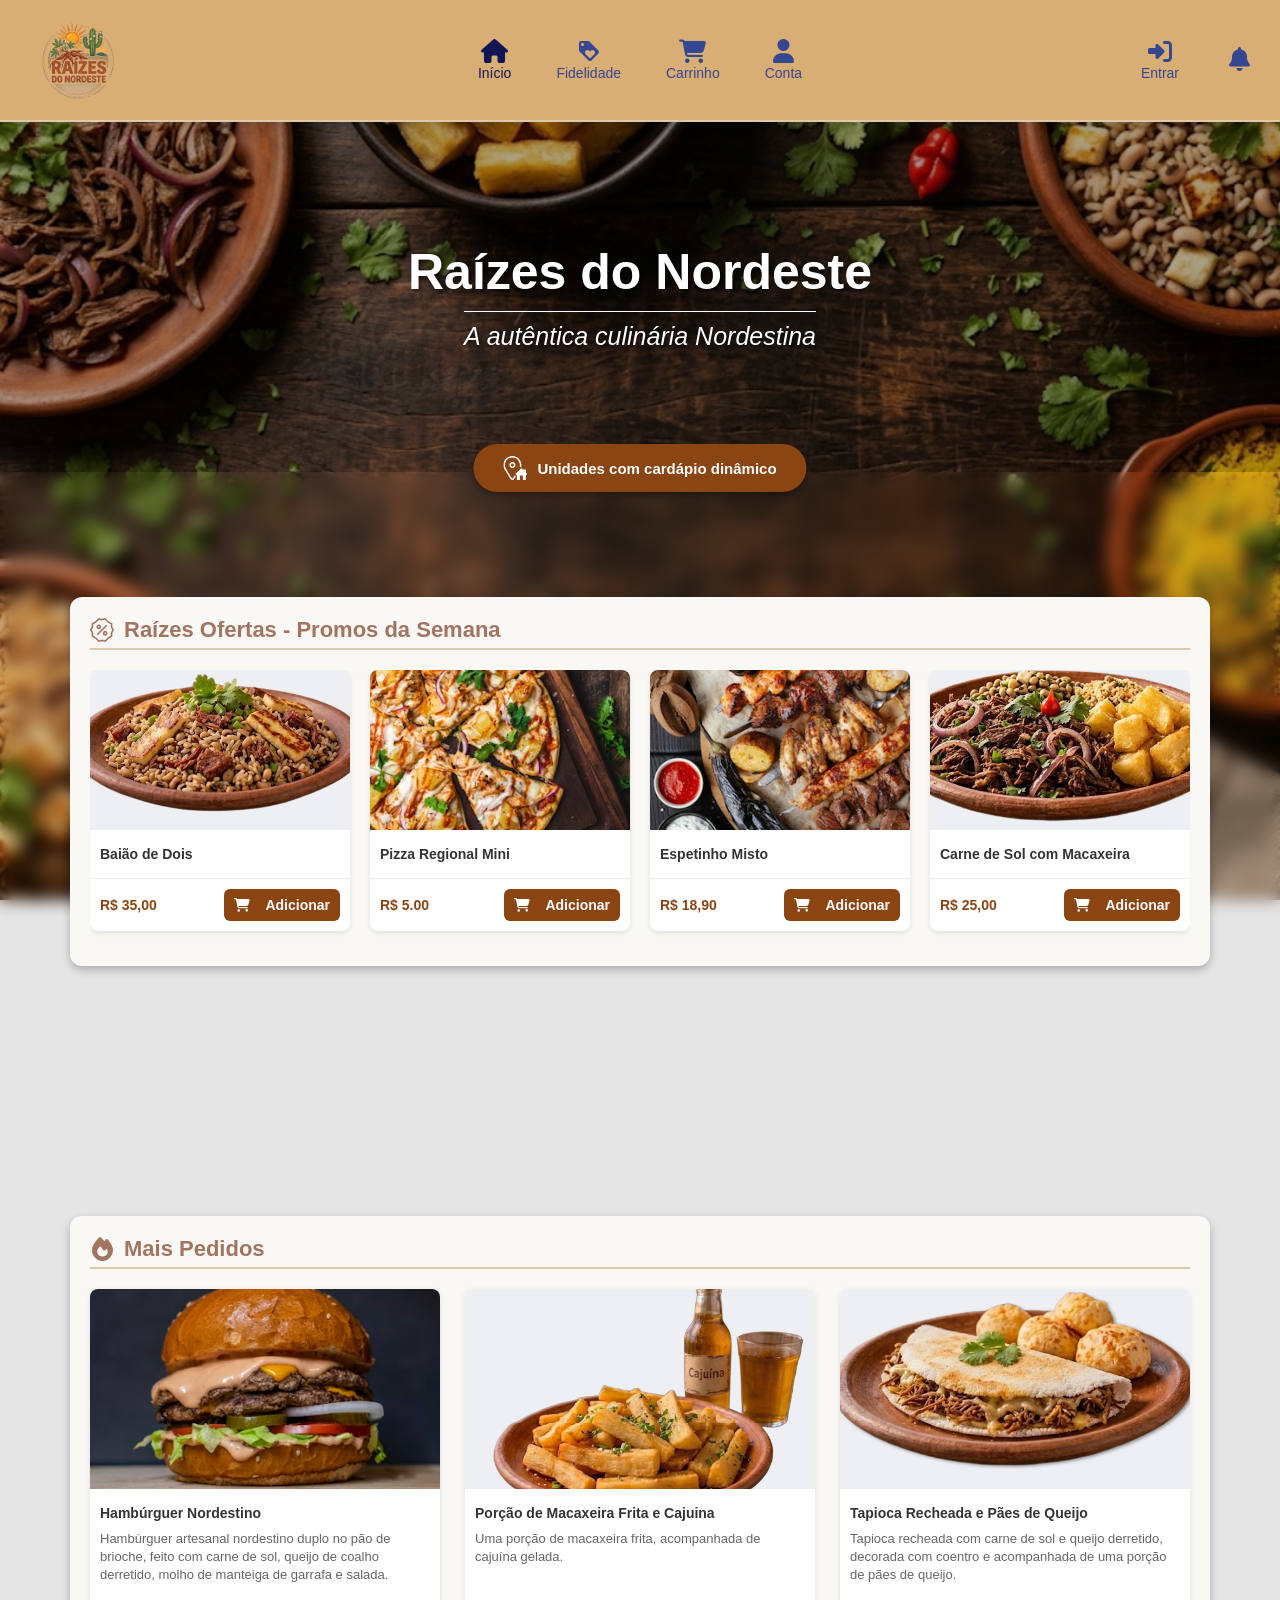
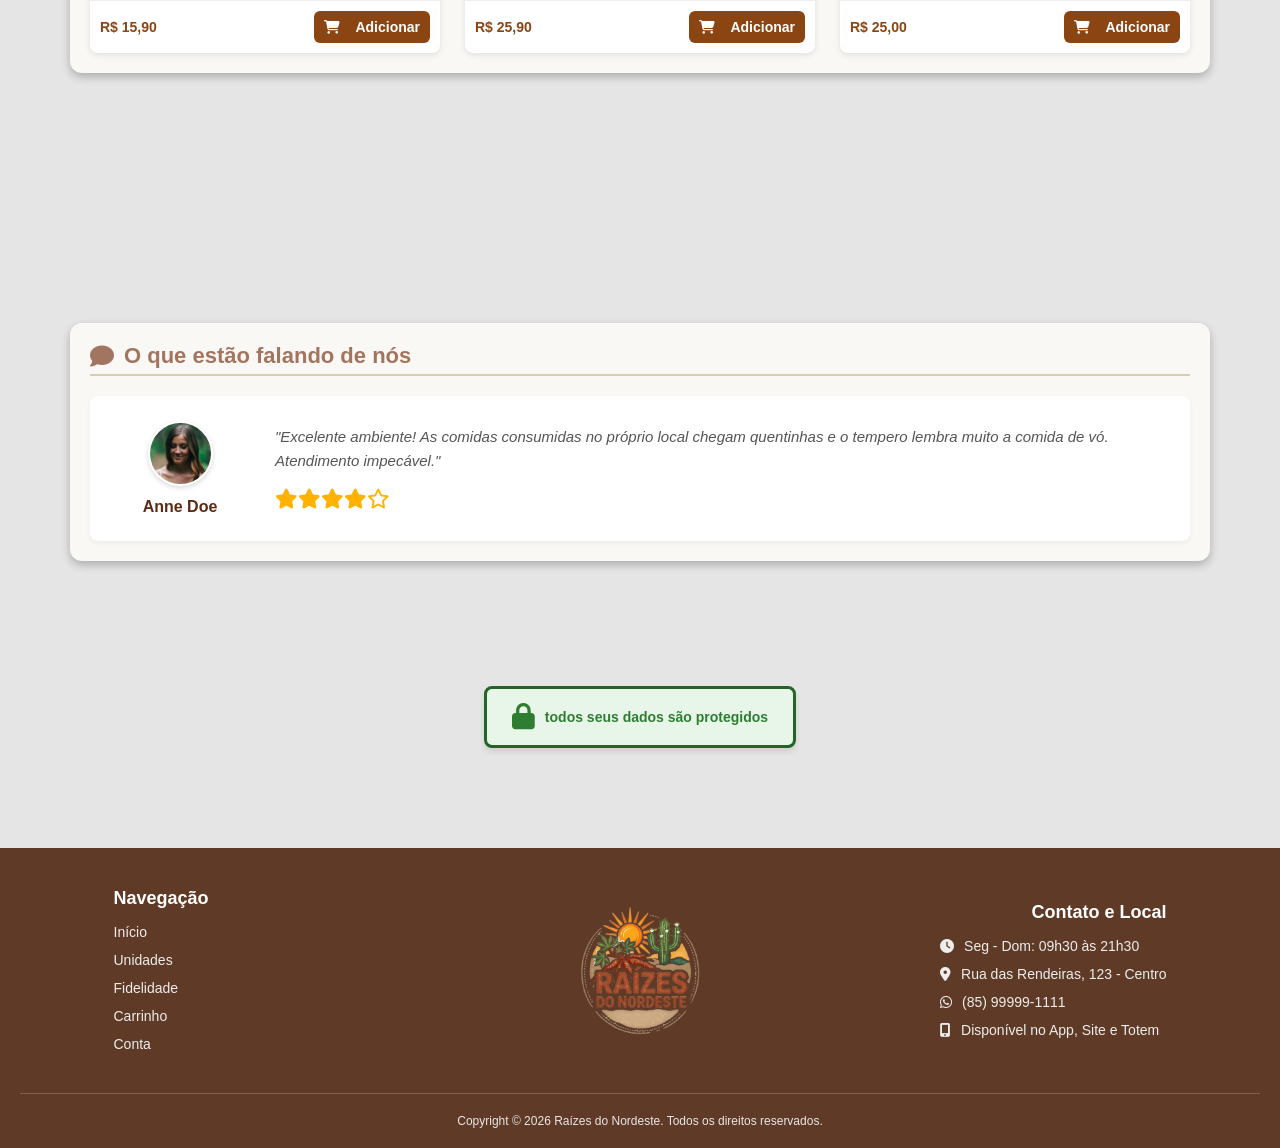
<file: index.html>
<!DOCTYPE html>
<html lang="pt-BR">

<head>
    <meta charset="UTF-8">
    <meta name="viewport" content="width=device-width, initial-scale=1.0">
    <title>Seja Bem vindo a Raízes do Nordeste - A autêntica culinária nordestina</title>
    <link rel="stylesheet" href="css/global.css">
    <link rel="stylesheet" href="css/header.css">
    <link rel="stylesheet" href="css/footer.css">
    <link rel="stylesheet" href="css/home.css">
    <link rel="stylesheet" href="https://cdnjs.cloudflare.com/ajax/libs/font-awesome/6.4.0/css/all.min.css">
</head>

<body>

    <div class="page-wrapper">

        <header class="header">
            <div class="header-left">
                <i id="hamburger-icon" class="fas fa-bars menu-icon" onclick="toggleMenu()"></i>
                <img src="img/logo-raizes-nordeste.png" alt="Raízes do Nordeste" class="logo-image">

            </div>

            <div class="header-center" id="mobile-menu">
                <div class="nav-item active" onclick="window.location.href='index.html'">
                    <i class="fas fa-home"></i>
                    <span>Início</span>
                </div>
                <div class="nav-item" onclick="window.location.href='fidelidade.html'">
                    <span class="custom-icon icon-fidelidade"></span>
                    <span>Fidelidade</span>
                </div>
                <div class="nav-item" onclick="window.location.href='carrinho.html'">
                    <i class="fas fa-shopping-cart"></i>
                    <span>Carrinho</span>
                </div>
                <div class="nav-item" onclick="window.location.href='conta.html'">
                    <i class="fas fa-user"></i>
                    <span>Conta</span>
                </div>
                <div class="nav-item mobile-only" onclick="window.location.href='login.html'">
                    <i class="fas fa-sign-in-alt"></i>
                    <span>Entrar</span>
                </div>
            </div>

            <div class="header-right">
                <div class="nav-item desktop-only entrar-btn" onclick="window.location.href='login.html'">
                    <i class="fas fa-sign-in-alt"></i>
                    <span>Entrar</span>
                </div>
                <div class="nav-item status-bell" id="bell-container"
                    style="position: relative; flex-direction: row; gap: 8px; justify-content: center; align-items: center;">
                    <div id="bell-icon-wrapper" style="position: relative;">
                        <i class="fas fa-bell"></i>
                        <span class="notification-dot" id="notif-dot" style="display: none;"></span>
                    </div>

                    <div class="status-dropdown" id="status-dropdown" style="display: none;">
                        <div class="dropdown-header">Status</div>
                        <div class="dropdown-body">
                            <strong
                                style="display: block; text-align: center; margin-bottom: 5px; font-size: 18px; color: #24326c;">Pedidos
                                Recebidos</strong>
                            <hr>
                            <div class="order-details">
                                <div class="detail-line"><strong>Pedido:</strong> <span>#173120</span></div>
                                <div class="detail-line"><strong>Pratos:</strong> <span id="status-pratos">0</span>
                                </div>

                                <div class="detail-line"><strong>Valor Total:</strong> <span id="status-total">R$
                                    0,00</span>
                                </div>
                                
                                <div class="detail-line" id="linha-pago" style="display: none;"><strong>Valor
                                    Pago:</strong> <span id="status-pago">R$ 0,00</span>
                                </div>
                                
                                <div class="detail-line" id="linha-troco" style="display: none;"><strong>Seu
                                    troco:</strong> <span id="status-troco">R$ 0,00</span>
                                </div>
                                <div class="detail-line"><strong>Retirado(a) por:</strong> <span
                                    id="status-nome">Cliente</span>
                                </div>
                            </div>

                            <hr>

                            <div class="order-progress" id="order-progress">
                                <i class="fas fa-fire" style="color: #f2a900;"></i>
                                <span style="font-weight: bold; color: #555;">Em preparo</span>
                            </div>
                        </div>
                    </div>
                </div>
            </div>
        </header>

        <section class="hero-section">
            <div class="hero-banner">
                <div class="hero-overlay"></div>
                <div class="hero-content">
                    <h1 class="hero-title">Raízes do Nordeste</h1>
                    <p class="hero-subtitle">A autêntica culinária Nordestina</p>
                </div>
            </div>
            <div class="location-wrapper">
                <button class="location-btn" onclick="window.location.href='unidade.html'">
                    <img src="img/icone-localizacao.svg" alt="Localização" class="custom-btn-icon">
                    Unidades com cardápio dinâmico
                </button>
            </div>
        </section>

        <div class="content-blur-backdrop">

            <div class="huge-spacer"></div>

            <main class="main-content">
                <section class="promos-section section-box">
                    <div class="section-title">
                        <span class="custom-icon icon-oferta"></span>
                        <h3>Raízes Ofertas - Promos da Semana</h3>
                    </div>
                    <div class="carousel-container">
                        <div class="carousel">
                            <div class="card">
                                <div class="card-img" style="background-image: url('img/baiao-de-dois.png');">
                                </div>
                                <div class="card-body">
                                    <span class="product-name">Baião de Dois</span>
                                </div>
                                <div class="card-footer">
                                    <span class="price">R$ 35,00</span>
                                    <button class="btn-text-add"
                                        onclick="adicionarPromoAoCarrinho('p1', 'Baião de Dois', 35.00, 'img/baiao-de-dois.png')">
                                        <i class="fas fa-shopping-cart"></i> Adicionar
                                    </button>
                                </div>
                            </div>

                            <div class="card">
                                <div class="card-img" style="background-image: url('img/pizza-regional-mini.jpg');">
                                </div>
                                <div class="card-body">
                                    <span class="product-name">Pizza Regional Mini</span>
                                </div>
                                <div class="card-footer">
                                    <span class="price">R$ 5.00</span>
                                    <button class="btn-text-add"
                                        onclick="adicionarPromoAoCarrinho('p2', 'Pizza Regional Mini', 5.00, 'img/pizza-regional-mini.jpg')">
                                        <i class="fas fa-shopping-cart"></i> Adicionar
                                    </button>
                                </div>
                            </div>

                            <div class="card">
                                <div class="card-img" style="background-image: url('img/espetinho-misto.jpg');">
                                </div>
                                <div class="card-body">
                                    <span class="product-name">Espetinho Misto</span>
                                </div>
                                <div class="card-footer">
                                    <span class="price">R$ 18,90</span>
                                    <button class="btn-text-add"
                                        onclick="adicionarPromoAoCarrinho('p3', 'Espetinho Misto', 18.90, 'img/espetinho-misto.jpg')">
                                        <i class="fas fa-shopping-cart"></i> Adicionar
                                    </button>
                                </div>
                            </div>

                            <div class="card">
                                <div class="card-img" style="background-image: url('img/carne-sol-macaxeira.png');">
                                </div>
                                <div class="card-body">
                                    <span class="product-name">Carne de Sol com Macaxeira</span>
                                </div>
                                <div class="card-footer">
                                    <span class="price">R$ 25,00</span>
                                    <button class="btn-text-add"
                                        onclick="adicionarPromoAoCarrinho('p4', 'Carne de Sol com Macaxeira', 25.00, 'img/carne-sol-macaxeira.png')">
                                        <i class="fas fa-shopping-cart"></i> Adicionar
                                    </button>
                                </div>
                            </div>

                            <div class="card">
                                <div class="card-img" style="background-image: url('img/cuscuz-nordestino.png');">
                                </div>
                                <div class="card-body">
                                    <span class="product-name">Cuscuz Nordestino</span>
                                </div>
                                <div class="card-footer">
                                    <span class="price">R$ 12,00</span>
                                    <button class="btn-text-add"
                                        onclick="adicionarPromoAoCarrinho('p5', 'Cuscuz Nordestino', 12.00, 'img/cuscuz-nordestino.png')">
                                        <i class="fas fa-shopping-cart"></i> Adicionar
                                    </button>
                                </div>
                            </div>
                        </div>
                    </div>
                </section>

                <div class="parallax-gap"></div>

                <section class="highlights-section section-box">
                    <div class="section-title">
                        <i class="fa-solid fa-fire"></i>
                        <h3>Mais Pedidos</h3>
                    </div>
                    <div class="grid-container">
                        <div class="card">
                            <div class="card-img" style="background-image: url('img/hamburguer-nordestino.jpg');">
                            </div>
                            <div class="card-body">
                                <span class="product-name">Hambúrguer Nordestino</span>
                                <p class="product-desc">Hambúrguer artesanal nordestino duplo no pão de brioche, feito
                                    com carne de sol, queijo de coalho derretido, molho de manteiga de garrafa e salada.
                                </p>
                            </div>
                            <div class="card-footer">
                                <span class="price">R$ 15,90</span>
                                <button class="btn-text-add"
                                    onclick="adicionarNormalAoCarrinho('m1', 'Hambúrguer Nordestino', 15.90, 'img/hamburguer-nordestino.jpg')">
                                    <i class="fas fa-shopping-cart"></i> Adicionar
                                </button>
                            </div>
                        </div>

                        <div class="card">
                            <div class="card-img" style="background-image: url('img/porcao-macaxeira.png');">
                            </div>
                            <div class="card-body">
                                <span class="product-name">Porção de Macaxeira Frita e Cajuina</span>
                                <p class="product-desc">Uma porção de macaxeira frita, acompanhada de cajuína gelada.
                                </p>
                            </div>
                            <div class="card-footer">
                                <span class="price">R$ 25,90</span>
                                <button class="btn-text-add"
                                    onclick="adicionarNormalAoCarrinho('m2', 'Porção de Macaxeira Frita e Cajuina', 25.90, 'img/porcao-macaxeira.png')">
                                    <i class="fas fa-shopping-cart"></i> Adicionar
                                </button>
                            </div>
                        </div>

                        <div class="card">
                            <div class="card-img"
                                style="background-image: url('img/tapioca-carne-e-pao-de-queijo.png');">
                            </div>
                            <div class="card-body">
                                <span class="product-name">Tapioca Recheada e Pães de Queijo</span>
                                <p class="product-desc">Tapioca recheada com carne de sol e queijo derretido, decorada
                                    com coentro e acompanhada de uma porção de pães de queijo.</p>
                            </div>
                            <div class="card-footer">
                                <span class="price">R$ 25,00</span>
                                <button class="btn-text-add"
                                    onclick="adicionarNormalAoCarrinho('m3', 'Tapioca Recheada e Pães de Queijo', 25.00, 'img/tapioca-carne-e-pao-de-queijo.png')">
                                    <i class="fas fa-shopping-cart"></i> Adicionar
                                </button>
                            </div>
                        </div>
                    </div>
                </section>

                <div class="parallax-gap"></div>

                <section class="review-section section-box">
                    <div class="section-title">
                        <i class="fa-solid fa-comment"></i>
                        <h3>O que estão falando de nós</h3>
                    </div>

                    <div class="review-content" id="review-container">

                        <div class="user-profile">
                            <img src="img/cliente-anne.jpg" alt="Foto de Anne Doe" class="user-avatar"
                                id="review-avatar">
                            <h4 id="review-name">Anne Doe</h4>
                        </div>

                        <div class="user-text">
                            <p id="review-text">"Excelente ambiente! As comidas consumidas no próprio local chegam
                                quentinhas e o tempero lembra muito a comida de vó. Atendimento impecável."</p>
                            <div class="review-stars" id="review-stars">
                                <i class="fas fa-star"></i><i class="fas fa-star"></i><i class="fas fa-star"></i><i
                                    class="fas fa-star"></i><i class="far fa-star"></i>
                            </div>
                        </div>

                    </div>
                </section>

                <section class="lgpd-section">
                    <div class="lgpd-badge">
                        <i class="fas fa-lock"></i>
                        <span>todos seus dados são protegidos</span>
                    </div>
                </section>
            </main>

            <footer class="footer">
                <div class="footer-container">
                    <div class="footer-col-left footer-nav">
                        <h4>Navegação</h4>
                        <ul>
                            <li><a href="index.html">Início</a></li>
                            <li><a href="unidade.html">Unidades</a></li>
                            <li><a href="fidelidade.html">Fidelidade</a></li>
                            <li><a href="carrinho.html">Carrinho</a></li>
                            <li><a href="conta.html">Conta</a></li>
                        </ul>
                    </div>

                    <div class="footer-col-center footer-brand">
                        <img src="img/logo-raizes-nordeste.png" alt="Raízes do Nordeste" class="footer-logo-image">
                    </div>

                    <div class="footer-col-right footer-contact">
                        <h4>Contato e Local</h4>
                        <ul>
                            <li><i class="fas fa-clock"></i> Seg - Dom: 09h30 às 21h30</li>
                            <li><i class="fas fa-map-marker-alt"></i> Rua das Rendeiras, 123 - Centro</li>
                            <li><i class="fab fa-whatsapp"></i> (85) 99999-1111</li>
                            <li><i class="fas fa-mobile-alt"></i> Disponível no App, Site e Totem</li>
                        </ul>
                    </div>
                </div>

                <div class="footer-bottom">
                    <p>Copyright &copy; 2026 Raízes do Nordeste. Todos os direitos reservados.</p>
                </div>
            </footer>
        </div>
    </div>

    <script src="js/header.js"></script>
    <script src="js/home.js"></script>
</body>

</html>
</file>
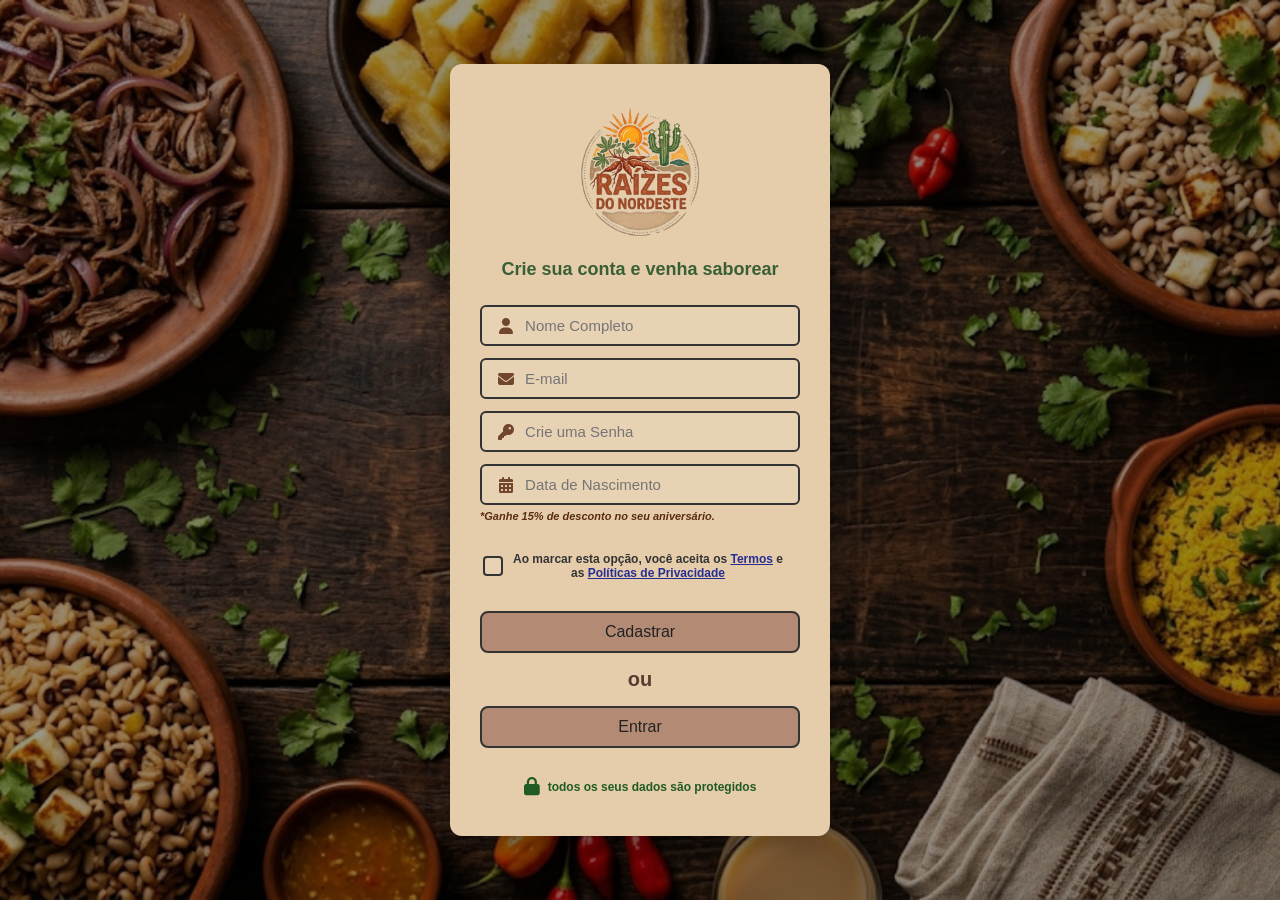
<file: cadastrar.html>
<!DOCTYPE html>
<html lang="pt-BR">

<head>
    <meta charset="UTF-8">
    <meta name="viewport" content="width=device-width, initial-scale=1.0">
    <title>Raízes do Nordeste - Cadastrar</title>
    <link rel="stylesheet" href="css/global.css">
    <link rel="stylesheet" href="css/cadastrar.css">
    <link rel="stylesheet" href="https://cdnjs.cloudflare.com/ajax/libs/font-awesome/6.4.0/css/all.min.css">
</head>

<body class="cadastrar-body">

    <div class="cadastrar-wrapper">
        <div class="cadastrar-card">

            <img src="img/logo-raizes-nordeste.png" alt="Raízes do Nordeste" class="cadastrar-logo">
            <h2 class="welcome-text">Crie sua conta e venha saborear</h2>

            <form onsubmit="simularCadastro(event)">

                <div class="input-group">
                    <i class="fas fa-user"></i>
                    <input type="text" id="nome-cadastro" placeholder="Nome Completo" maxlength="60" required>
                </div>

                <div class="input-group">
                    <i class="fas fa-envelope"></i>
                    <input type="email" id="email-cadastro" placeholder="E-mail" maxlength="80" required>
                </div>

                <div class="input-group">
                    <i class="fas fa-key"></i>
                    <input type="password" id="senha-cadastro" placeholder="Crie uma Senha" minlength="8" maxlength="64"
                        required>
                </div>

                <div class="input-group">
                    <i class="fas fa-calendar-alt"></i>
                    <input type="text" id="data-cadastro" onfocus="prepararCalendario(this)" onblur="formatarDataBr(this)" placeholder="Data de Nascimento">
                </div>
                <p class="info-text">*Ganhe 15% de desconto no seu aniversário.</p>

                <div class="checkbox-group">
                    <input type="checkbox" id="terms" required>
                    <label for="terms">Ao marcar esta opção, você aceita os <a href="#">Termos</a> e as <a
                            href="#">Políticas de Privacidade</a></label>
                </div>

                <button type="submit" class="cadastrar-btn">Cadastrar</button>

                <div class="ou-text">ou</div>

                <button type="button" class="cadastrar-btn btn-secondary"
                    onclick="window.location.href='login.html'">Entrar</button>

            </form>

            <div class="cadastrar-lgpd">
                <i class="fas fa-lock"></i>
                <span>todos os seus dados são protegidos</span>
            </div>
        </div>
    </div>

    <script src="js/cadastrar.js"></script>
</body>

</html>
</file>
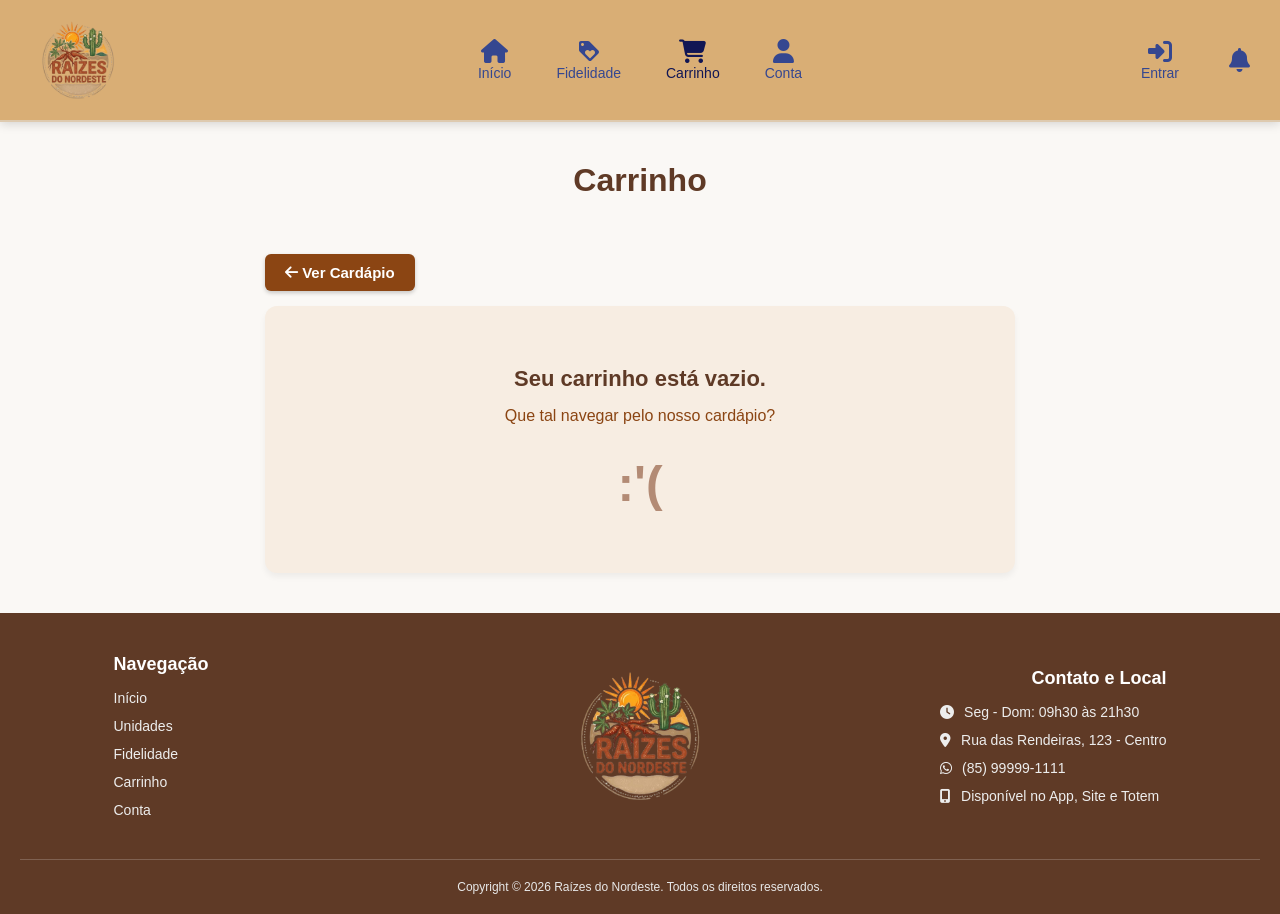
<file: carrinho.html>
<!DOCTYPE html>
<html lang="pt-BR">

<head>
    <meta charset="UTF-8">
    <meta name="viewport" content="width=device-width, initial-scale=1.0">
    <title>Raízes do Nordeste - Carrinho</title>
    <link rel="stylesheet" href="css/global.css">
    <link rel="stylesheet" href="css/header.css">
    <link rel="stylesheet" href="css/footer.css">
    <link rel="stylesheet" href="css/carrinho.css">
    <link rel="stylesheet" href="https://cdnjs.cloudflare.com/ajax/libs/font-awesome/6.4.0/css/all.min.css">
</head>

<body>

    <div class="page-wrapper">

        <header class="header">
            <div class="header-left">
                <i id="hamburger-icon" class="fas fa-bars menu-icon" onclick="toggleMenu()"></i>
                <img src="img/logo-raizes-nordeste.png" alt="Raízes do Nordeste" class="logo-image">

            </div>

            <div class="header-center" id="mobile-menu">
                <div class="nav-item" onclick="window.location.href='index.html'">
                    <i class="fas fa-home"></i>
                    <span>Início</span>
                </div>
                <div class="nav-item" onclick="window.location.href='fidelidade.html'">
                    <span class="custom-icon icon-fidelidade"></span>
                    <span>Fidelidade</span>
                </div>
                <div class="nav-item active" onclick="window.location.href='carrinho.html'">
                    <i class="fas fa-shopping-cart"></i>
                    <span>Carrinho</span>
                </div>
                <div class="nav-item" onclick="window.location.href='conta.html'">
                    <i class="fas fa-user"></i>
                    <span>Conta</span>
                </div>
                <div class="nav-item mobile-only" onclick="window.location.href='login.html'">
                    <i class="fas fa-sign-in-alt"></i>
                    <span>Entrar</span>
                </div>
            </div>

            <div class="header-right">
                <div class="nav-item desktop-only entrar-btn" onclick="window.location.href='login.html'">
                    <i class="fas fa-sign-in-alt"></i>
                    <span>Entrar</span>
                </div>
                <div class="nav-item status-bell">
                    <i class="fas fa-bell"></i>
                </div>
            </div>
        </header>

        <main class="cart-main-content">
            <div class="cart-container">

                <div class="cart-header">
                    <h2 class="cart-title">Carrinho</h2>
                    <button id="btn-limpar-voltar" class="clear-cart-btn">Limpar</button>
                </div>

                <div id="empty-cart-message"
                    style="display: none; text-align: center; background-color: #f7ede2; border-radius: 12px; padding: 40px;">
                    <h3 style="color: #5f3a26; margin-bottom: 10px;">Seu carrinho está vazio.</h3>
                    <p style="color: #8b4513; margin-bottom: 20px;">Que tal navegar pelo nosso cardápio?</p>
                    <span style="font-size: 40px; color: #b38b75;">:'(</span>
                </div>

                <h3 class="section-subtitle toggle-visibility">Resumo do pedido</h3>

                <div class="cart-items-list toggle-visibility">
                </div>

                <hr class="divider toggle-visibility">

                <div class="cart-coupon-section toggle-visibility">
                    <div class="coupon-input-group">
                        <input type="text" placeholder="ADICIONAR CUPOM">
                        <button class="apply-btn">Aplicar</button>
                    </div>
                    <span class="coupon-hint">*Cupom de aniversário aplicado 15%</span>
                </div>

                <div class="cart-coins-section toggle-visibility" id="coins-toggle-section" style="display: none;">
                    <div class="coins-info-wrapper">
                        <div class="coin-icon-circle">
                            <i class="fas fa-dollar-sign"></i>
                        </div>
                        <div class="coins-text">
                            <strong>Saldo CoinsRaízes</strong>
                            <span>*<span id="valor-saldo-disponivel">R$ 0,00</span> disponível</span>
                        </div>
                    </div>
                    <label class="switch-toggle">
                        <input type="checkbox" id="usar-coins-check" onchange="atualizarResumo()">
                        <span class="slider-toggle round"></span>
                    </label>
                </div>

                <hr class="divider toggle-visibility">

                <div class="cart-summary-section toggle-visibility">
                    <h3 class="section-subtitle">Resumo</h3>

                    <div class="summary-row">
                        <span>Sub Total</span>
                        <span>R$ 0,00</span>
                    </div>

                    <div class="summary-row frete-row" style="display: none">
                        <span>Frete</span>
                        <span>R$ 10,00</span>
                    </div>

                    <div class="summary-row discount-row" style="display: none;">
                        <span>*Cupom aplicado</span>
                        <span>- R$ 0,00</span>
                    </div>

                    <div class="summary-row discount-row" id="coins-discount-row"
                        style="display: none; color: #496d21;">
                        <span>*Saldo CoinsRaízes aplicado</span>
                        <span>- R$ 0,00</span>
                    </div>

                    <div class="summary-row total-row">
                        <span>Total</span>
                        <span>R$ 0,00</span>
                    </div>
                </div>

                <div class="coins-reward-box toggle-visibility">
                    <div class="coin-icon">
                        <i class="fas fa-dollar-sign"></i>
                    </div>
                    <span>Obtenha <b>R$ 4,25</b> em <b>CoinsRaízes</b> com essa compra.</span>
                </div>

                <hr class="divider toggle-visibility">

                <div class="cart-observation-section toggle-visibility">
                    <textarea placeholder="Observação para cozinha..." rows="3"></textarea>
                </div>

                <hr class="divider toggle-visibility">

                <div class="cart-delivery-section toggle-visibility">
                    <div class="delivery-toggle">
                        <button id="btn-retirar" class="toggle-btn active">Retirar</button>
                        <button id="btn-entregar" class="toggle-btn">Entregar</button>
                    </div>

                    <div class="delivery-info-box">
                        <div class="info-row">
                            <i class="fas fa-map-marker-alt icon-green"></i>
                            <div class="info-text" id="delivery-address-text">
                                <strong>Local de Retirada:</strong>
                                <p>Unidade Centro - Rua das Rendeiras, 123</p>
                            </div>
                        </div>
                        <div class="info-row">
                            <i class="far fa-clock icon-blue"></i>
                            <div class="info-text" id="delivery-time-text">
                                <p>Pronto em aprox. <strong>30 min</strong></p>
                            </div>
                        </div>
                    </div>
                </div>

                <hr class="divider toggle-visibility">

                <div class="cart-payment-section toggle-visibility">
                    <h3 class="section-subtitle">Método de Pagamento</h3>
                    <div class="payment-options">
                        <label class="radio-label">
                            <input type="radio" name="payment" value="pix">
                            <span class="radio-custom"></span>
                            PIX
                        </label>
                        <label class="radio-label">
                            <input type="radio" name="payment" value="cartao">
                            <span class="radio-custom"></span>
                            Cartão
                        </label>
                        <label class="radio-label">
                            <input type="radio" name="payment" value="dinheiro">
                            <span class="radio-custom"></span>
                            Dinheiro
                        </label>
                    </div>
                </div>

                <button class="checkout-main-btn toggle-visibility" onclick="verificarLoginEFinalizar()">Finalizar e
                    Pagar</button>

                <div class="security-badge toggle-visibility">
                    <i class="fas fa-lock"></i>
                    <div class="badge-text">
                        <span>Pagamento efetuado por meio de gateway externo.</span>
                        <span>Seus dados estão protegidos.</span>
                    </div>
                </div>

            </div>
        </main>

        <footer class="footer">
            <div class="footer-container">
                <div class="footer-col-left footer-nav">
                    <h4>Navegação</h4>
                    <ul>
                        <li><a href="index.html">Início</a></li>
                        <li><a href="unidade.html">Unidades</a></li>
                        <li><a href="fidelidade.html">Fidelidade</a></li>
                        <li><a href="carrinho.html">Carrinho</a></li>
                        <li><a href="conta.html">Conta</a></li>
                    </ul>
                </div>

                <div class="footer-col-center footer-brand">
                    <img src="img/logo-raizes-nordeste.png" alt="Raízes do Nordeste" class="footer-logo-image">
                </div>

                <div class="footer-col-right footer-contact">
                    <h4>Contato e Local</h4>
                    <ul>
                        <li><i class="fas fa-clock"></i> Seg - Dom: 09h30 às 21h30</li>
                        <li><i class="fas fa-map-marker-alt"></i> Rua das Rendeiras, 123 - Centro</li>
                        <li><i class="fab fa-whatsapp"></i>
                            (85) 99999-1111</li>
                        <li><i class="fas fa-mobile-alt"></i> Disponível no App, Site e Totem</li>
                    </ul>
                </div>
            </div>

            <div class="footer-bottom">
                <p>Copyright &copy; 2026 Raízes do Nordeste. Todos os direitos reservados.</p>
            </div>
        </footer>
    </div>

    <script src="js/header.js"></script>
    <script src="js/carrinho.js"></script>
</body>

</html>
</file>
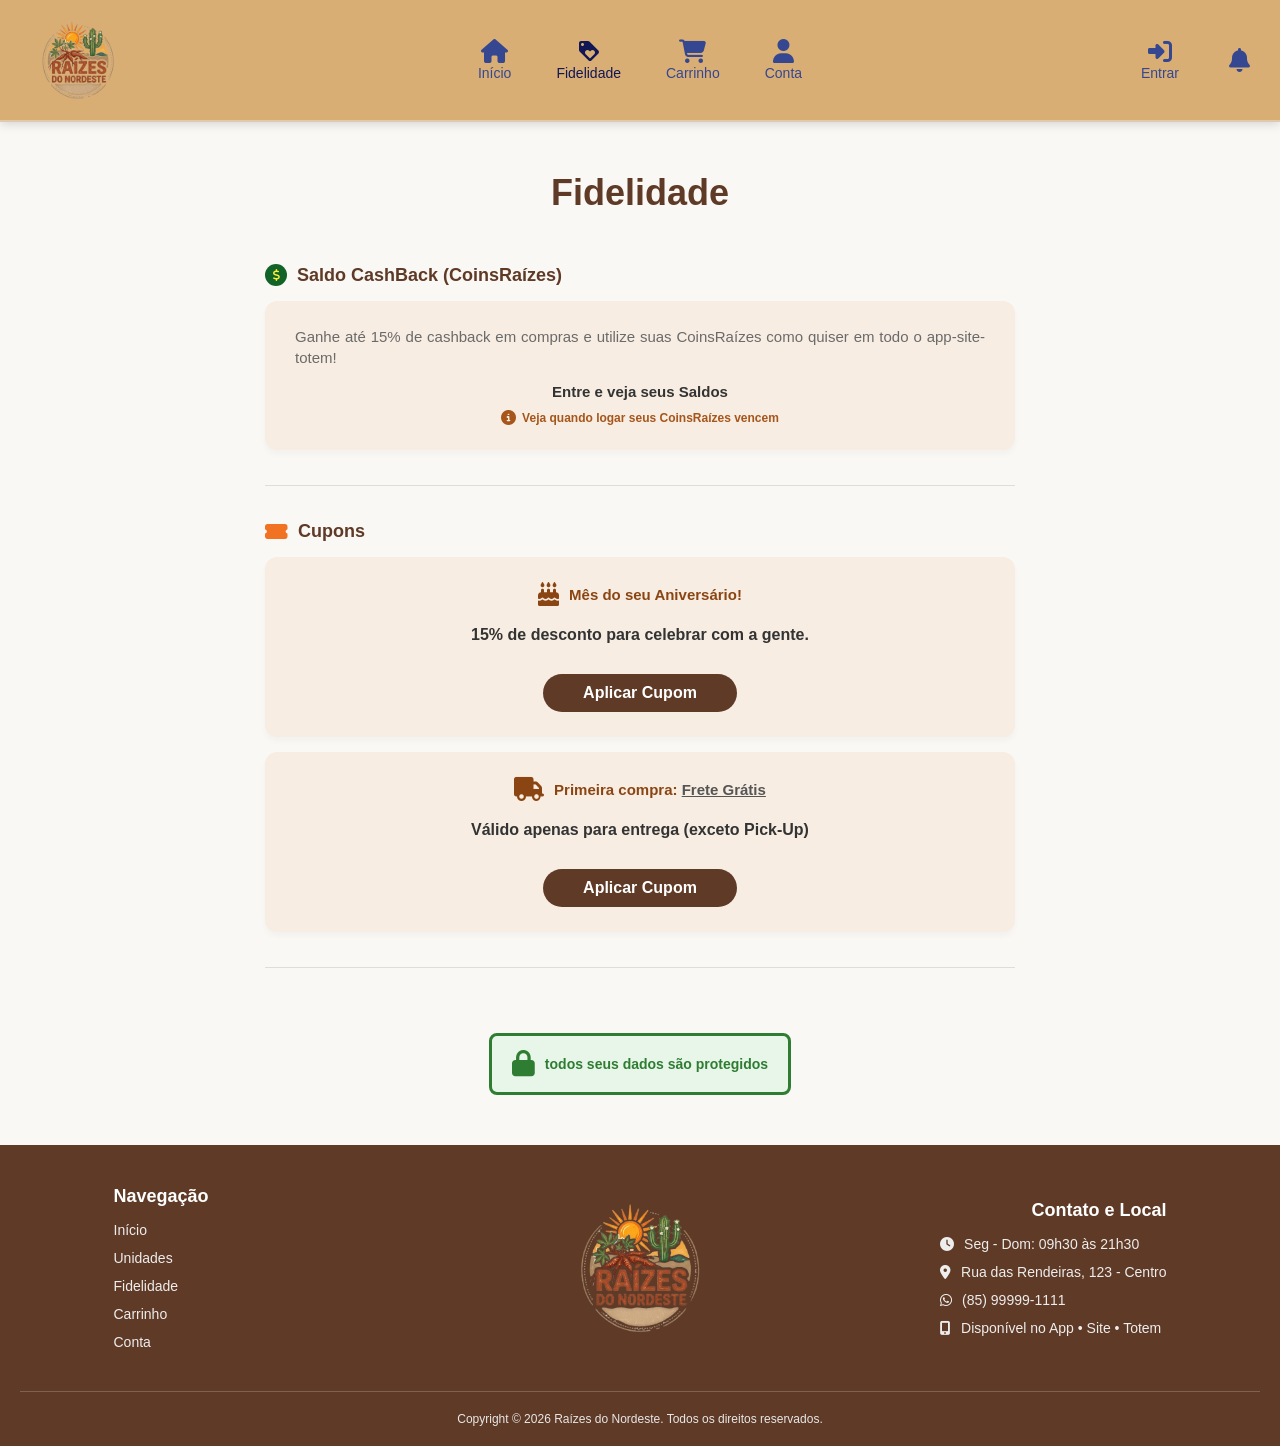
<file: fidelidade.html>
<!DOCTYPE html>
<html lang="pt-BR">

<head>
    <meta charset="UTF-8">
    <meta name="viewport" content="width=device-width, initial-scale=1.0">
    <title>Raízes do Nordeste - Programa de Fidelidade</title>
    <link rel="stylesheet" href="css/global.css">
    <link rel="stylesheet" href="css/header.css">
    <link rel="stylesheet" href="css/footer.css">
    <link rel="stylesheet" href="css/fidelidade.css">
    <link rel="stylesheet" href="https://cdnjs.cloudflare.com/ajax/libs/font-awesome/6.4.0/css/all.min.css">
</head>

<body>

    <div class="page-wrapper">

        <header class="header">
            <div class="header-left">
                <i id="hamburger-icon" class="fas fa-bars menu-icon" onclick="toggleMenu()"></i>
                <img src="img/logo-raizes-nordeste.png" alt="Raízes do Nordeste" class="logo-image">

            </div>

            <div class="header-center" id="mobile-menu">
                <div class="nav-item" onclick="window.location.href='index.html'">
                    <i class="fas fa-home"></i>
                    <span>Início</span>
                </div>
                <div class="nav-item active" onclick="window.location.href='fidelidade.html'">
                    <span class="custom-icon icon-fidelidade"></span>
                    <span>Fidelidade</span>
                </div>
                <div class="nav-item" onclick="window.location.href='carrinho.html'">
                    <i class="fas fa-shopping-cart"></i>
                    <span>Carrinho</span>
                </div>
                <div class="nav-item" onclick="window.location.href='conta.html'">
                    <i class="fas fa-user"></i>
                    <span>Conta</span>
                </div>
                <div class="nav-item mobile-only" onclick="window.location.href='login.html'">
                    <i class="fas fa-sign-in-alt"></i>
                    <span>Entrar</span>
                </div>
            </div>

            <div class="header-right">
                <div class="nav-item desktop-only entrar-btn" onclick="window.location.href='login.html'">
                    <i class="fas fa-sign-in-alt"></i>
                    <span>Entrar</span>
                </div>
                <div class="nav-item status-bell">
                    <i class="fas fa-bell"></i>
                </div>
            </div>
        </header>

        <main class="fidelidade-main-content">
            <div class="fidelidade-container">

                <h2 class="fidelidade-title">Fidelidade</h2>

                <div class="fidelidade-content-wrapper">

                    <div class="section-group">
                        <div class="section-header">
                            <div class="coin-icon-small">
                                <i class="fas fa-dollar-sign"></i>
                            </div>
                            <h3>Saldo CashBack (CoinsRaízes)</h3>
                        </div>

                        <div class="fidelidade-card">
                            <p class="text-gray">Ganhe até 15% de cashback em compras e utilize suas CoinsRaízes como
                                quiser em todo o app-site-totem!</p>

                            <div id="saldo-logado">
                                <p class="text-balance">Seu saldo atual é: <strong><span id="valor-saldo-fidelidade">R$
                                            0,00</span></strong> de
                                    <strong>CoinsRaízes</strong>.
                                </p>
                                <span class="text-expiration" id="aviso-validade"><i class="fas fa-info-circle"></i> Saldo válido até 31 de dezembro de<span id="ano-validade">2026</span></span>
                            </div>

                            <div id="saldo-deslogado">
                                <p class="text-balance">
                                    <strong>Entre e veja seus Saldos</strong>
                                </p>
                                <span class="text-expiration"><i class="fas fa-info-circle"></i>Veja quando logar seus
                                    CoinsRaízes vencem</span>
                            </div>
                        </div>

                    </div>

                    <hr class="divider">

                    <div class="section-group">
                        <div class="section-header">
                            <i class="fas fa-ticket-alt coupon-header-icon"></i>
                            <h3>Cupons</h3>
                        </div>

                        <div class="fidelidade-card card-center">
                            <div class="card-title-inline">
                                <i class="fas fa-birthday-cake"></i>
                                <h4>Mês do seu Aniversário!</h4>
                            </div>
                            <p class="text-highlight">15% de desconto para celebrar com a gente.</p>
                            <button class="btn-brown" onclick="aplicarCupomFidelidade('NIVERCOMRAIZES15OFF')">Aplicar
                                Cupom</button>
                        </div>

                        <div class="fidelidade-card card-center">
                            <div class="card-title-inline">
                                <i class="fas fa-truck"></i>
                                <h4>Primeira compra: <span class="text-underline">Frete Grátis</span></h4>
                            </div>
                            <p class="text-highlight">Válido apenas para entrega (exceto Pick-Up)</p>
                            <button class="btn-brown" onclick="aplicarCupomFidelidade('1COMPRANORAIZESFRETEGRATIS')">Aplicar
                                Cupom</button>
                        </div>
                    </div>

                    <hr class="divider">

                    <div class="security-badge">
                        <i class="fas fa-lock"></i>
                        <span>todos seus dados são protegidos</span>
                    </div>

                </div>
            </div>
        </main>

        <footer class="footer">
            <div class="footer-container">
                <div class="footer-col-left footer-nav">
                    <h4>Navegação</h4>
                    <ul>
                        <li><a href="index.html">Início</a></li>
                        <li><a href="unidade.html">Unidades</a></li>
                        <li><a href="fidelidade.html">Fidelidade</a></li>
                        <li><a href="carrinho.html">Carrinho</a></li>
                        <li><a href="conta.html">Conta</a></li>
                    </ul>
                </div>

                <div class="footer-col-center footer-brand">
                    <img src="img/logo-raizes-nordeste.png" alt="Raízes do Nordeste" class="footer-logo-image">
                </div>

                <div class="footer-col-right footer-contact">
                    <h4>Contato e Local</h4>
                    <ul>
                        <li><i class="fas fa-clock"></i> Seg - Dom: 09h30 às 21h30</li>
                        <li><i class="fas fa-map-marker-alt"></i> Rua das Rendeiras, 123 - Centro</li>
                        <li><i class="fab fa-whatsapp"></i> (85) 99999-1111</li>
                        <li><i class="fas fa-mobile-alt"></i> Disponível no App • Site • Totem</li>
                    </ul>
                </div>
            </div>

            <div class="footer-bottom">
                <p>Copyright &copy; 2026 Raízes do Nordeste. Todos os direitos reservados.</p>
            </div>
        </footer>

    </div>

    <script src="js/header.js"></script>
    <script src="js/fidelidade.js"></script>
</body>

</html>
</file>
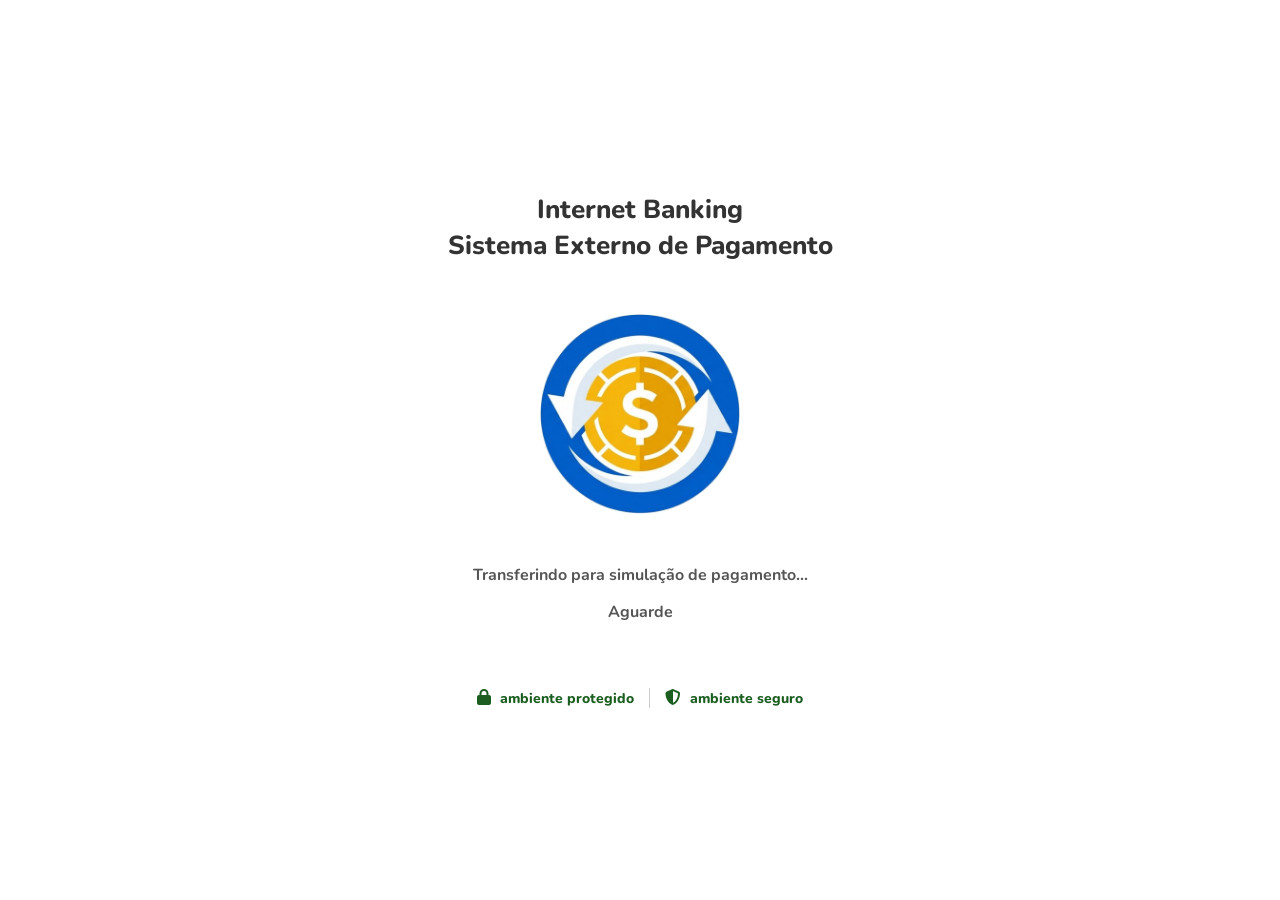
<file: loading.html>
<!DOCTYPE html>
<html lang="pt-BR">

<head>
    <meta charset="UTF-8">
    <meta name="viewport" content="width=device-width, initial-scale=1.0">
    <title>Carregando...Transferindo para Pagamento Externo Simulado...</title>
    <link rel="stylesheet" href="css/loading.css">
    <link rel="stylesheet" href="https://cdnjs.cloudflare.com/ajax/libs/font-awesome/6.4.0/css/all.min.css">
    <link href="https://fonts.googleapis.com/css2?family=Nunito:wght@700;800&display=swap" rel="stylesheet">
</head>

<body>
    <div class="content-loading">

        <div class="header-title">
            Internet Banking<br>Sistema Externo de Pagamento
        </div>

        <img src="img/ext-payment.png" alt="Processando" class="loading-logo">

        <div class="loading-text">Transferindo para simulação de pagamento...</div>
        <div class="loading-text">Aguarde</div>

        <div class="security-badges">
            <span><i class="fa-solid fa-lock"></i> ambiente protegido</span>
            <div class="divider"></div>
            <span><i class="fa-solid fa-shield-halved"></i> ambiente seguro</span>
        </div>

    </div>

    <script src="js/loading.js"></script>
</body>

</html>
</file>
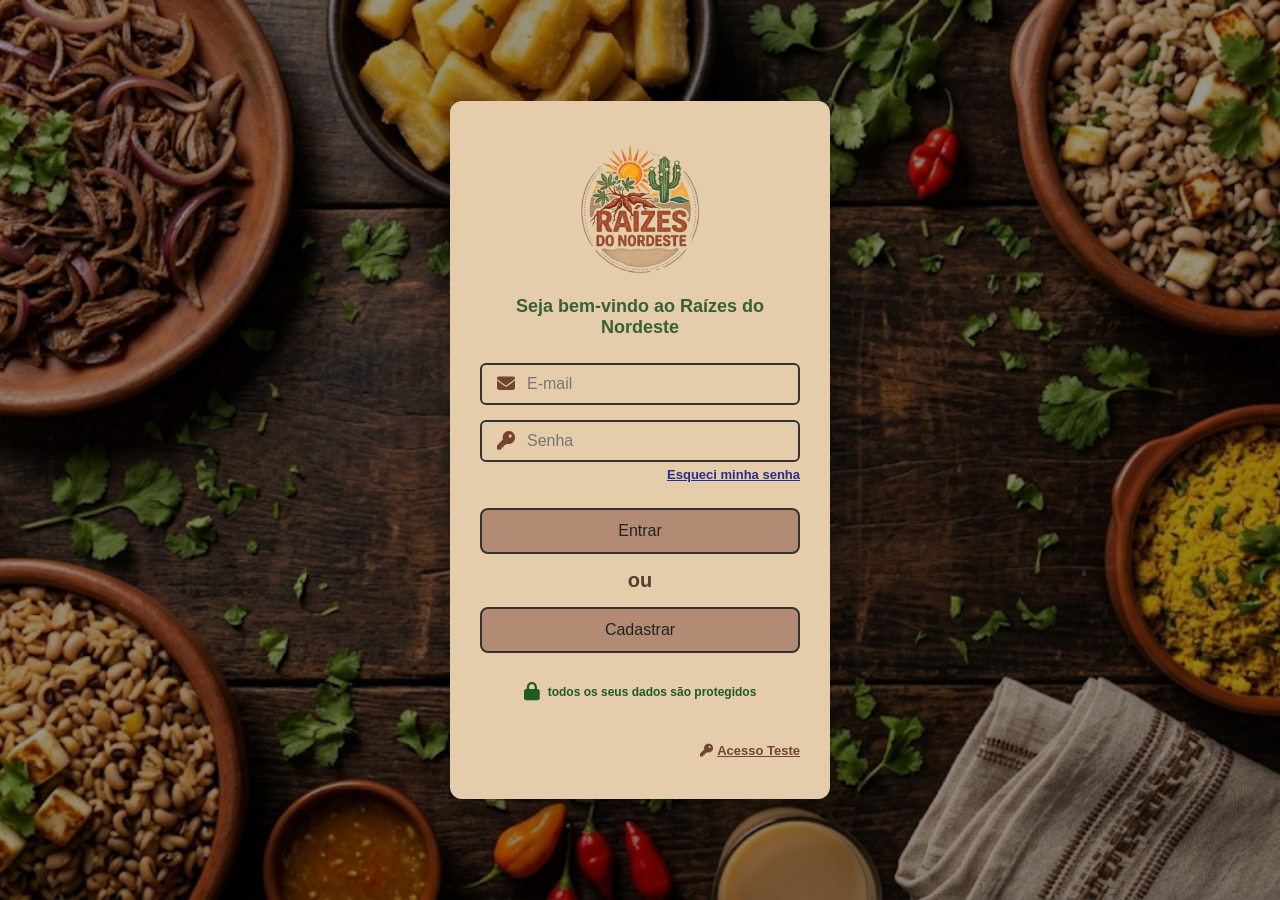
<file: login.html>
<!DOCTYPE html>
<html lang="pt-BR">

<head>
    <meta charset="UTF-8">
    <meta name="viewport" content="width=device-width, initial-scale=1.0">
    <title>Raízes do Nordeste - Entrar</title>
    <link rel="stylesheet" href="css/global.css">
    <link rel="stylesheet" href="css/login.css">
    <link rel="stylesheet" href="https://cdnjs.cloudflare.com/ajax/libs/font-awesome/6.4.0/css/all.min.css">
</head>

<body class="login-body">

    <div class="login-wrapper">
        <div class="login-card">
            <img src="img/logo-raizes-nordeste.png" alt="Raízes do Nordeste" class="login-logo">
            <h2 class="welcome-text">
                Seja bem-vindo ao Raízes do Nordeste
            </h2>

            <form onsubmit="simularLogin(event)">

                <div class="input-group">
                    <i class="fas fa-envelope"></i>
                    <input type="email" id="email-login" placeholder="E-mail" maxlength="80" required>
                </div>

                <div class="input-group">
                    <i class="fas fa-key"></i>
                    <input type="password" id="senha-login" placeholder="Senha" maxlength="64" required>
                </div>

                <div class="forgot-password">
                    <a href="#">Esqueci minha senha</a>
                </div>

                <button type="submit" class="login-btn">Entrar</button>

                <div class="ou-text">ou</div>

                <button type="button" class="login-btn btn-secondary" onclick="window.location.href='cadastrar.html'">
                    Cadastrar
                </button>

            </form>

            <div class="login-lgpd">
                <i class="fas fa-lock"></i>
                <span>todos os seus dados são protegidos</span>
            </div>

            <div style="text-align: right; width: 100%; margin-top: 40px;">
                <span onclick="document.getElementById('mock-modal').style.display='flex'"
                    style="cursor: pointer; color: #71452e; font-size: 13px;">
                    <i class="fas fa-key" style="margin-right: 4px;"></i><span style="text-decoration: underline; font-weight: bold">Acesso Teste</span>
                </span>
            </div>
        </div>

        <div id="mock-modal"
            style="display: none; position: fixed; top: 0; left: 0; width: 100%; height: 100%; background: rgba(0,0,0,0.6); z-index: 9999; align-items: center; justify-content: center;">
            <div
                style="background: #eee4d5; padding: 25px; border-radius: 12px; width: 90%; max-width: 350px; text-align: left; position: relative; border: 2px solid #8B4513; box-shadow: 0 10px 25px rgba(0,0,0,0.2);">
                <i class="fas fa-times" onclick="document.getElementById('mock-modal').style.display='none'"
                    style="position: absolute; top: 15px; right: 15px; cursor: pointer; font-size: 20px; color: #5f3a26;"></i>

                <h3
                    style="color: #5f3a26; margin-bottom: 15px; font-size: 18px; display: flex; align-items: center; gap: 8px;">
                    <i class="fas fa-user-check"></i> Contas para Testes:
                </h3>

                <div style="background: #fff; padding: 12px; border: 1px solid #ddd; border-radius: 8px; margin-bottom: 15px; cursor: pointer; transition: 0.2s;"
                    onclick="preencherMock('joao.victor@testemail.com', '12345678')"
                    onmouseover="this.style.borderColor='#8B4513'" onmouseout="this.style.borderColor='#ddd'">
                    <strong style="color: #9b6641; font-size: 15px;">Entrar como João:</strong><br>
                    <span style="font-size: 14px; color: #555;"><strong>Login:</strong>
                        joao.victor@testemail.com</span><br>
                    <span style="font-size: 14px; color: #555;"><strong>Senha:</strong> 12345678</span>
                </div>

                <div style="background: #fff; padding: 12px; border: 1px solid #ddd; border-radius: 8px; cursor: pointer; transition: 0.2s;"
                    onclick="preencherMock('anne_doe@testemail.com', '123456789')"
                    onmouseover="this.style.borderColor='#8B4513'" onmouseout="this.style.borderColor='#ddd'">
                    <strong style="color: #9b6641; font-size: 15px;">Entrar como Anne:</strong><br>
                    <span style="font-size: 14px; color: #555;"><strong>Login:</strong>
                        anne_doe@testemail.com</span><br>
                    <span style="font-size: 14px; color: #555;"><strong>Senha:</strong> 123456789</span>
                </div>

                <p style="font-size: 12px; color: #444; margin-top: 15px; text-align: center;">*Clique em uma conta para
                    preencher</p>
            </div>
        </div>
    </div>

    <script src="js/login.js"></script>
</body>

</html>
</file>
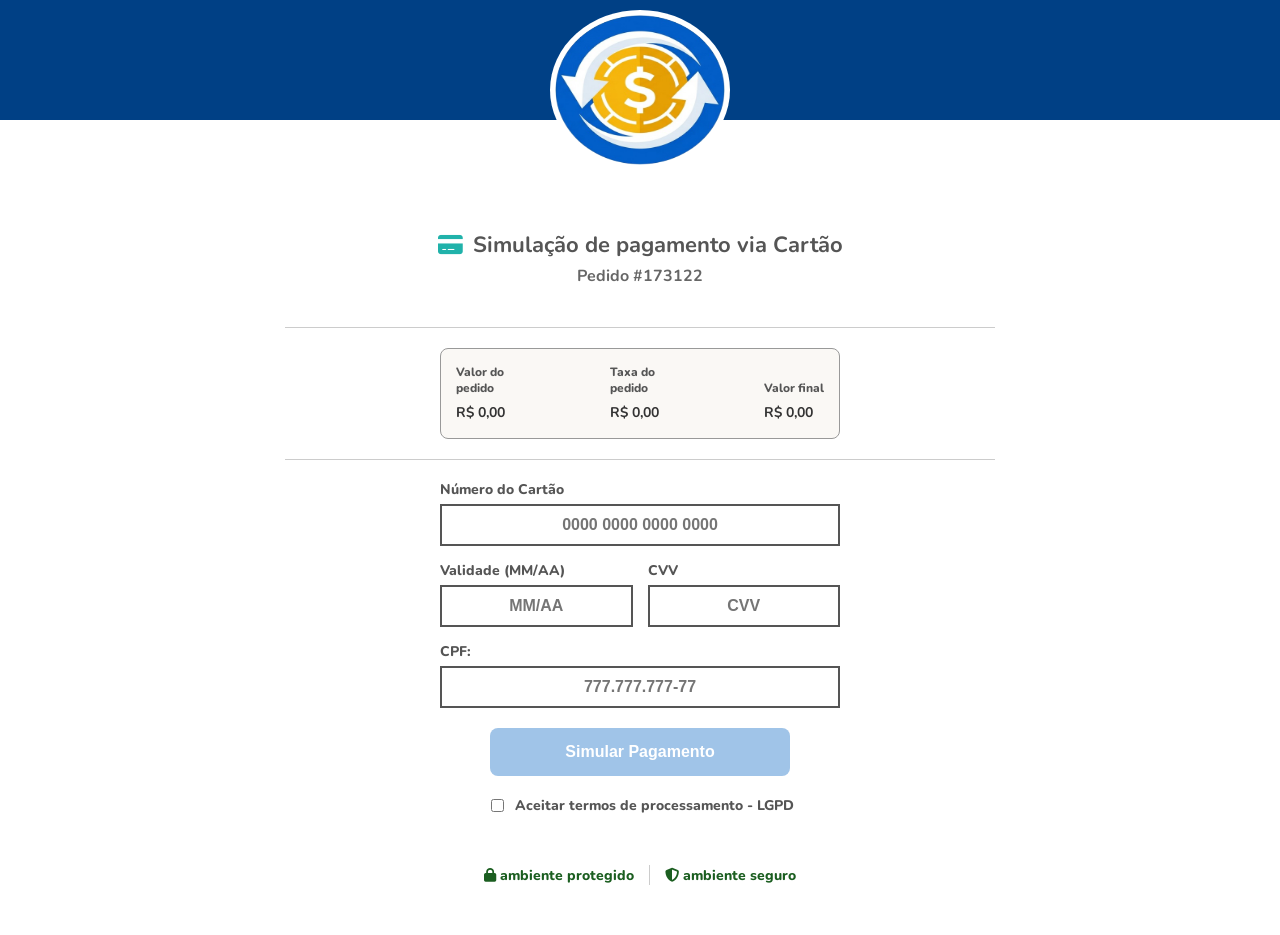
<file: simulacao-cartao.html>
<!DOCTYPE html>
<html lang="pt-BR">

<head>
    <meta charset="UTF-8">
    <meta name="viewport" content="width=device-width, initial-scale=1.0">
    <title>Pagamento - Simulação via Cartão</title>
    <link rel="stylesheet" href="css/simulacao-pagamentos.css">
    <link rel="stylesheet" href="https://cdnjs.cloudflare.com/ajax/libs/font-awesome/6.4.0/css/all.min.css">
</head>

<body>
    <div class="top-banner">
        <img src="img/ext-payment.png" alt="Internet Banking" class="top-logo">
    </div>

    <div class="content-simulacao">

        <div class="page-title">
            <h2><i class="fa-solid fa-credit-card"></i> Simulação de pagamento via Cartão</h2>
            <h3>Pedido #173120</h3>
        </div>

        <hr>

        <div class="value-table">
            <div class="value-col">
                <span>Valor do<br>pedido</span>
                <strong id="tabelaValorPedido">R$ 0,00</strong>
            </div>
            <div class="value-col">
                <span>Taxa do<br>pedido</span>
                <strong id="tabelaTaxaPedido">R$ 0,00</strong>
            </div>
            <div class="value-col">
                <span><br>Valor final</span>
                <strong id="tabelaValorFinal">R$ 0,00</strong>
            </div>
        </div>

        <hr>

        <div style="width: 100%; max-width: 400px; margin: 0 auto; text-align: left;">

            <label style="font-weight: 800; color: #555; font-size: 14px; margin-bottom: 5px; display: block;">Número do
                Cartão</label>
            <input type="text" id="numCartao" class="cpf-input" placeholder="0000 0000 0000 0000" maxlength="19"
                oninput="mascaraCartao(this)" style="margin: 0 0 15px 0; max-width: 100%;">

            <div style="display: flex; gap: 15px; margin-bottom: 15px;">
                <div style="flex: 1;">
                    <label
                        style="font-weight: 800; color: #555; font-size: 14px; margin-bottom: 5px; display: block;">Validade
                        (MM/AA)</label>
                    <input type="text" id="valCartao" class="cpf-input" placeholder="MM/AA" maxlength="5"
                        oninput="mascaraValidade(this)" style="margin: 0; max-width: 100%;">
                </div>
                <div style="flex: 1;">
                    <label
                        style="font-weight: 800; color: #555; font-size: 14px; margin-bottom: 5px; display: block;">CVV</label>
                    <input type="text" id="cvvCartao" class="cpf-input" placeholder="CVV" maxlength="3"
                        oninput="this.value = this.value.replace(/\D/g, ''); validarFormulario()"
                        style="margin: 0; max-width: 100%;">
                </div>
            </div>

            <label
                style="font-weight: 800; color: #555; font-size: 14px; margin-bottom: 5px; display: block;">CPF:</label>
            <input type="text" id="cpfInput" class="cpf-input" placeholder="777.777.777-77" maxlength="14"
                oninput="mascaraCPF(this)" style="margin: 0 0 20px 0; max-width: 100%;">
        </div>

        <button id="btnSimular" class="btn-simular" onclick="finalizarPagamento()" disabled>Simular Pagamento</button>

        <label class="lgpd-check">
            <input type="checkbox" id="termosCheck" onchange="validarFormulario()"> Aceitar termos de processamento -
            LGPD
        </label>
        <div class="security-badges">
            <span><i class="fa-solid fa-lock"></i> ambiente protegido</span>
            <div class="divider"></div>
            <span><i class="fa-solid fa-shield-halved"></i> ambiente seguro</span>
        </div>

        <div id="sucessoModal" class="modal-overlay" style="display: none;">
            <div class="modal-popup">
                <div class="modal-topo">
                    Sucesso
                </div>
                <div class="modal-corpo">
                    Simulação concluída. Pagamento aprovado e pedido confirmado!
                </div>
            </div>
        </div>
    </div>

    <script src="js/simulacao-pagamentos.js"></script>
</body>

</html>
</file>
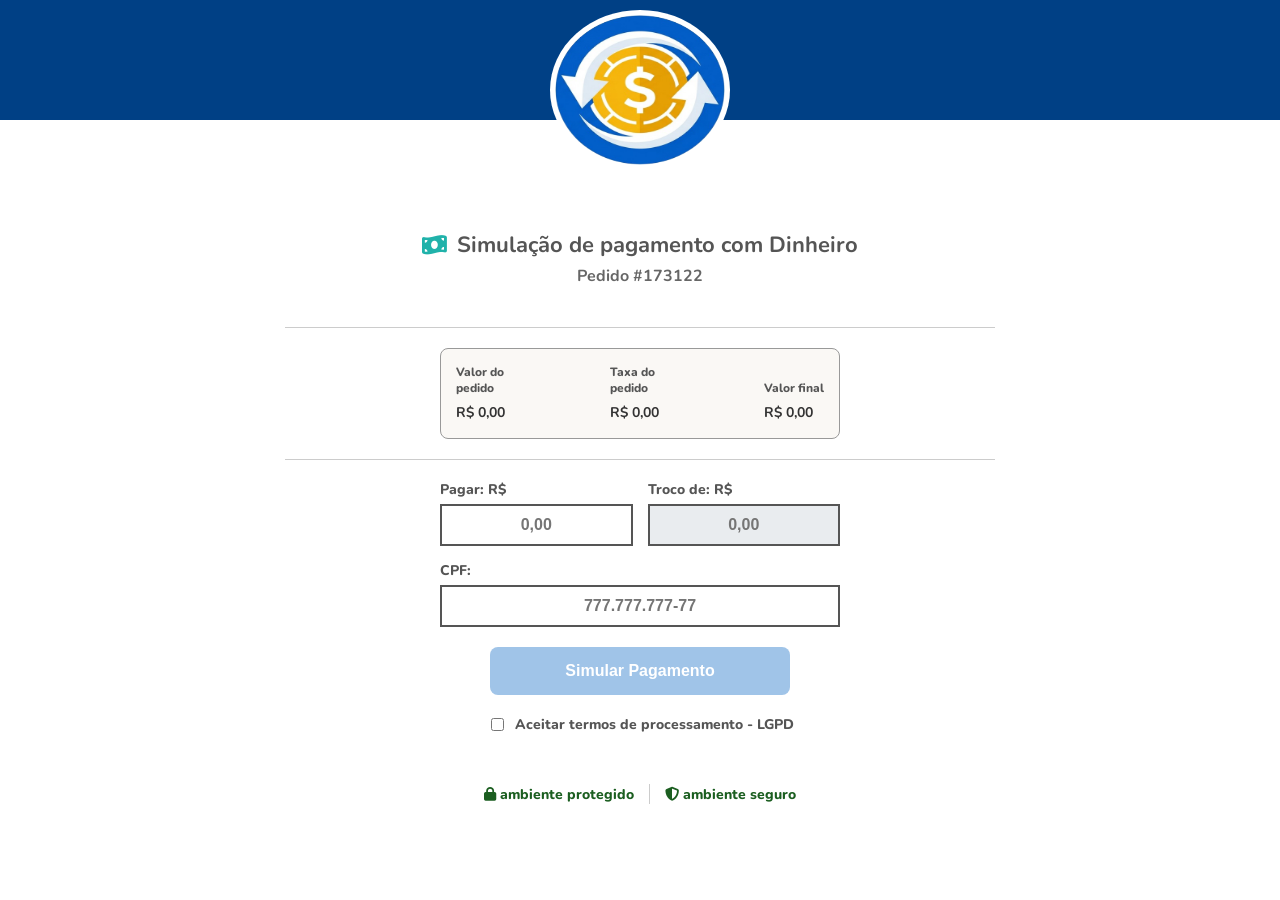
<file: simulacao-dinheiro.html>
<!DOCTYPE html>
<html lang="pt-BR">

<head>
    <meta charset="UTF-8">
    <meta name="viewport" content="width=device-width, initial-scale=1.0">
    <title>Pagamento - Simulação com Dinheiro</title>
    <link rel="stylesheet" href="css/simulacao-pagamentos.css">
    <link rel="stylesheet" href="https://cdnjs.cloudflare.com/ajax/libs/font-awesome/6.4.0/css/all.min.css">
</head>

<body>
    <div class="top-banner">
        <img src="img/ext-payment.png" alt="Internet Banking" class="top-logo">
    </div>

    <div class="content-simulacao">

        <div class="page-title">
            <h2><i class="fa-solid fa-money-bill-wave"></i>Simulação de pagamento com Dinheiro</h2>
            <h3>Pedido #173120</h3>
        </div>

        <hr>

        <div class="value-table">
            <div class="value-col">
                <span>Valor do<br>pedido</span>
                <strong id="tabelaValorPedido">R$ 0,00</strong>
            </div>
            <div class="value-col">
                <span>Taxa do<br>pedido</span>
                <strong id="tabelaTaxaPedido">R$ 0,00</strong>
            </div>
            <div class="value-col">
                <span><br>Valor final</span>
                <strong id="tabelaValorFinal">R$ 0,00</strong>
            </div>
        </div>

        <hr>

        <div style="width: 100%; max-width: 400px; margin: 0 auto; text-align: left;">

            <div style="display: flex; gap: 15px; margin-bottom: 15px;">
                <div style="flex: 1;">
                    <label
                        style="font-weight: 800; color: #555; font-size: 14px; margin-bottom: 5px; display: block;">Pagar:
                        R$</label>
                    <input type="text" id="valorPagar" class="cpf-input" placeholder="0,00" oninput="mascaraMoeda(this)"
                        style="margin: 0; max-width: 100%;">
                </div>
                <div style="flex: 1;">
                    <label
                        style="font-weight: 800; color: #555; font-size: 14px; margin-bottom: 5px; display: block;">Troco
                        de: R$</label>
                    <input type="text" id="valorTroco" class="cpf-input" placeholder="0,00"
                        style="margin: 0; max-width: 100%; background-color: #e9ecef; cursor: not-allowed;" readonly>
                </div>
            </div>

            <label
                style="font-weight: 800; color: #555; font-size: 14px; margin-bottom: 5px; display: block;">CPF:</label>
            <input type="text" id="cpfInput" class="cpf-input" placeholder="777.777.777-77" maxlength="14"
                oninput="mascaraCPF(this)" style="margin: 0 0 20px 0; max-width: 100%;">
        </div>

        <button id="btnSimular" class="btn-simular" onclick="finalizarPagamento()" disabled>Simular Pagamento</button>

        <label class="lgpd-check">
            <input type="checkbox" id="termosCheck" onchange="validarFormulario()"> Aceitar termos de processamento -
            LGPD
        </label>

        <div class="security-badges">
            <span><i class="fa-solid fa-lock"></i> ambiente protegido</span>
            <div class="divider"></div>
            <span><i class="fa-solid fa-shield-halved"></i> ambiente seguro</span>
        </div>

        <div id="sucessoModal" class="modal-overlay" style="display: none;">
            <div class="modal-popup">
                <div class="modal-topo">
                    Sucesso
                </div>
                <div class="modal-corpo">
                    Simulação concluída. Pagamento aprovado e pedido confirmado!
                </div>
            </div>
        </div>
    </div>

    <script src="js/simulacao-pagamentos.js"></script>
</body>

</html>
</file>
<file: css/global.css>
/* Reset e Estilos Globais */
* {
    margin: 0;
    padding: 0;
    box-sizing: border-box;
    font-family: sans-serif;
}

html, body {
    overflow-x: clip;
}

.page-wrapper {
    width: 100%;
    display: flex;
    flex-direction: column;
    min-height: 100vh;
}

.huge-spacer {
    height: 125px; 
    background: transparent;
}

/* Classes para o menu */
.mobile-only { display: none !important; }
.desktop-only { display: flex !important; }
</file>
<file: css/header.css>
/* Estilo inicial do Cabeçalho */
.header {
    display: flex;
    justify-content: space-between;
    align-items: center;
    padding: 10px 30px;
    background-color: #d9ae75; 
    border-bottom: 2.5px solid #decaaf;
    box-shadow: 0 2px 10px rgba(0,0,0,0.15);
    
    /* Menu Fixo: */
    position: -webkit-sticky; /* Para funcionar nos iPhones/Safari */
    position: sticky;         /* Para os outros navegadores */
    top: 0;
    z-index: 999;
}

.header-left {
    flex: 1;
    display: flex;
    justify-content: flex-start;
    align-items: center;
    gap: 15px; 
}

.logo-image { 
    height: 100px; 
    width: auto;    
}

.header-center {
    flex: 2; 
    display: flex;
    justify-content: center;
    gap: 45px; 
}

.header-right {
    flex: 1; 
    display: flex;
    justify-content: flex-end;
    align-items: center;
    gap: 50px;
}

/* Ícones do Menu */
.nav-item {
    display: flex;
    flex-direction: column;
    align-items: center;
    color: #354790; 
    cursor: pointer;
    font-size: 24px; 
    position: relative;
    transition: transform 0.2s, color 0.2s; 
}

.nav-item:hover { 
    transform: scale(1.04); 
    color: #111654; 
}

.nav-item span { 
    font-size: 14px;
    padding-top: 2px;
}

.nav-item span:hover { 
    font-size: 15px;
    font-weight: bolder;
}

.nav-item.active { 
    color: #111654; 
}

/* Ícones Pesonalizados */
.nav-item .custom-icon {
    width: 24px; 
    height: 24px;
    background-color: #354790;
    transition: transform 0.2s, background-color 0.2s; 
    display: inline-block;
}

.icon-fidelidade {
    -webkit-mask: url('../img/icone-fidelidade.svg') no-repeat center / contain;
    mask: url('../img/icone-fidelidade.svg') no-repeat center / contain;
}

.nav-item:hover .custom-icon {
    background-color: #111654; 
    font-size: 15px;
    font-weight: bolder;
}

.nav-item.active .custom-icon {
    background-color: #111654; 
}

/* Menu Hambúrguer */
.menu-icon {
    display: none !important;
    font-size: 32px;
    color: #354790;
    cursor: pointer;
}

/* Notificação - Status do Pedido */
.notification-dot {
    position: absolute; 
    top: 1px;
    right: 0px;
    width: 12px; 
    height: 12px; 
    background-color: #ff3b30;
    border-radius: 50%;
    border: 2px solid #d9ae75; 
}

.status-bell i.fa-bell { color: #354790; }

@keyframes pulse-bell {
    0% { color: #354790; transform: scale(1) !important; }
    50% { color: #111654; transform: scale(1.04) !important; }
    100% { color: #354790; transform: scale(1) !important; }
}
.pulsing-bell i.fa-bell { animation: pulse-bell 1.2s infinite ease-in-out; }

/* Status Dropdown */
.status-dropdown {
    position: absolute; 
    top: 50px; 
    right: -15px;
    width: 230px; background-color: #FAF8F5; 
    border: 2px solid #003b73; border-radius: 4px;
    box-shadow: 0 6px 12px rgba(0,0,0,0.25);
    z-index: 1000; cursor: default; text-align: left;
    font-family: 'Nunito', sans-serif;
}

/* Estilos da Seta antes para cima, e do Dropdown */
.status-dropdown::before {
    content: ""; 
    position: absolute; 
    top: -10px; 
    right: 15px; 
    border-width: 0 10px 10px 10px; 
    border-style: solid;
    border-color: transparent transparent #003b73 transparent;
}

.dropdown-header {
    background-color: #003b73; 
    color: #fff;
    padding: 6px 12px; 
    font-size: 14px; font-weight: bold;
}

.dropdown-body { padding: 12px; }
.dropdown-body hr { margin: 10px 0;
    border: none;
    border-top: 1px solid #ccc; 
}

.order-details .detail-line {
    font-size: 14px; 
    margin-bottom: 5px; 
    pointer-events: none;
}
.order-details .detail-line strong { 
    font-weight: 800 !important;
    color: #354790 !important; 
}

.order-details .detail-line span { 
    font-weight: 600 !important; 
    color: #666666 !important; 
}

.order-progress {
    display: flex; 
    align-items: center; 
    justify-content: center; 
    gap: 8px;
    font-size: 15px; 
    margin-top: 15px;
}

/* Responsividade (Tablet e Mobile) */
@media (max-width: 1024px) {
    .header-center { gap: 35px; } 
    .header-right { gap: 40px; }
    .logo-image { height: 80px; }
}

@media (max-width: 768px) {
    .header-center { 
        display: none; 
        position: absolute;
        top: 100%;
        left: 0;
        width: 100%;
        background-color: #d9ae75;
        flex-direction: column;
        padding: 10px 0 0 0; 
        box-shadow: 0 10px 10px rgba(0,0,0,0.1);
        z-index: 100;
        gap: 0; 
    }

    .header-center.show-menu {
        display: flex;
    }

    .header-center .nav-item {
        flex-direction: row;
        gap: 15px;
        padding: 15px 30px;
        justify-content: flex-start;
        align-items: center;
        border-bottom: 1px solid #decaaf;
    }

    .header-center .nav-item:last-child {
        border-bottom: none;
    }
    
    .header-center .nav-item span {
        display: block; 
        font-size: 15px; 
        margin-top: 0;
    }

    .desktop-only { display: none !important; }
    .mobile-only { display: flex !important; }
    
    .status-bell { display: flex !important; }
    .header-right .status-bell span { display: none; }

    .header-right .status-bell .status-dropdown span { 
        display: inline-block !important; 
    }

    .menu-icon { display: block !important; }
    
    .logo-image { height: 70px; }
}
</file>
<file: css/footer.css>
/* Estilo inicial do Rodapé */
.footer {
    background-color: #5f3a26; 
    padding: 40px 20px 20px;
    width: 100%;
    box-sizing: border-box; 
}

.footer-container {
    width: 100%;
    max-width: 1170px;
    margin: 0 auto;
    display: flex;
    justify-content: space-between;
    align-items: center; 
    gap: 15px; 
}

.footer-col-left,
.footer-col-center,
.footer-col-right {
    flex: 1; 
}

.footer-col-center {
    display: flex;
    justify-content: center;
}

/* Logo */
.footer-logo-image {
    width: 100%;
    max-width: 160px; 
    height: auto;
    display: block;
    margin: 0 auto; 
}

/* Título e Listas */
.footer h4 {
    font-size: 18px;
    margin-top: 0;
    margin-bottom: 15px;
    color: #ffffff;
}

.footer ul {
    list-style: none;
    padding: 0;
    margin: 0;
    display: flex;
    flex-direction: column;
    gap: 12px; 
}

.footer ul li {
    font-size: 14px;
    display: flex;
    align-items: center;
    gap: 10px; 
    color: #ededed;
}

.footer ul li a {
    text-decoration: none;
    color: #ededed;
    transition: opacity 0.4s;
}

.footer ul li a.active-footer {
    color: #eba03d; 
    font-weight: bold;
    text-transform: uppercase;
}

.footer ul li a:hover {
    color: #eba03d;
    text-transform: uppercase;
    font-weight: lighter;
}

.footer-bottom p {
    color: #e8e8e8;
}

.footer-col-right {
    display: flex;
    flex-direction: column;
    align-items: flex-end;
}

.footer-col-right ul {
    text-align: left;
}

/* Copyright */
.footer-bottom {
    text-align: center;
    padding-top: 20px;
    margin-top: 40px;
    border-top: 1px solid rgba(255, 255, 255, 0.2);
    font-size: 12px;
}

/* Responsividade (Tablet) */
@media (min-width: 950px) {
    .footer-col-left {
        padding-left: 5%; 
    }
    .footer-col-right {
        padding-right: 5%; 
    }
}

/* Responsividade (Mobile)  */
@media (max-width: 678px) {
    .footer-container {
        flex-direction: column; 
        text-align: center;
        gap: 40px;
    }

    .footer-col-right {
        align-items: center; 
    }

    .footer-col-right ul, 
    .footer-col-left ul {
        align-items: center;
    }

    .footer ul li {
        justify-content: center;
    }
}
</file>
<file: css/home.css>
/* Fundo da página Inicial (Parallax) */
body::before {
    content: "";
    position: fixed;
    top: 0; 
    left: 0; 
    right: 0; 
    bottom: 0;
    background-image: url('../img/bg-raizes-nordeste.jpg');
    background-size: cover;
    background-position: center;
    z-index: -2;
}

body::after {
    content: "";
    position: fixed;
    top: 0; 
    left: 0; 
    right: 0; 
    bottom: 0;
    background-color: rgba(82, 45, 16, 0.05);
    z-index: -1;
}

/* Desfoque */
.content-blur-backdrop {
    backdrop-filter: blur(8px);
    -webkit-backdrop-filter: blur(8px);
    background-color: rgba(0, 0, 0, 0.1); 
    width: 100%;
    flex-grow: 1;
    display: flex;
    flex-direction: column;
}

.main-content {
    width: 100%;
    max-width: 1170px;
    margin: 0 auto;
    padding: 0 15px;
}

.section-box {
    background-color: #FAF8F5; 
    padding: 20px;
    border-radius: 12px;
    margin-bottom: 125px;
    box-shadow: 0 4px 10px rgba(0,0,0,0.25);
}

/* Banner Transparente */
.hero-section {
    width: 100%; 
    position: relative;
}

.hero-banner {
    width: 100%;
    height: 350px;
    position: relative;
    display: flex;
    align-items: center;
    justify-content: center;
    text-align: center;
}

.hero-overlay {
    position: absolute;
    top: 0; left: 0; width: 100%; height: 100%;
    background-color: rgba(0, 0, 0, 0.3); 
}

.hero-content {
    position: relative;
    z-index: 2;
    color: white;
}

.hero-title { 
    font-size: 50px;
    font-weight: bold; 
    text-shadow: 2px 2px 6px rgba(0,0,0,0.8); 
    margin-bottom: 10px; 
}

.hero-subtitle { 
    font-size: 25px; 
    font-style: italic; 
    text-shadow: 1px 1px 4px rgba(0,0,0,0.8); 
    border-top: 1px solid white; 
    padding-top: 10px; 
    display: inline-block; 
}

.location-wrapper {
    position: absolute;
    bottom: -20px;
    left: 50%;
    transform: translateX(-50%);
    z-index: 3;
}

.location-btn {
    background-color: #8B4513; 
    color: #FFFFFF;
    border: none;
    border-radius: 25px;
    padding: 12px 30px;
    font-size: 15px;
    font-weight: bold;
    display: flex;
    align-items: center;
    gap: 10px;
    cursor: pointer;
    box-shadow: 0 4px 6px rgba(0,0,0,0.3);
}

.location-btn:hover { 
    background-color: #5A2B15; 
}

.location-btn .custom-btn-icon {
    width: 24px;
    height: 24px;
    object-fit: contain;
    filter: brightness(0) invert(1); 
}

/* Seção - Títulos */
.section-title {
    display: flex;
    align-items: center;
    gap: 10px;
    color: #A27560;
    margin-bottom: 20px;
    border-bottom: 2px solid #decaaf;
    padding-bottom: 5px;
}

.section-title h3 { 
    font-size: 22px; 
}

.section-title .custom-icon {
    width: 24px; 
    height: 24px;
    background-color: #A27560; 
    display: inline-block;
}

.section-title i {
    font-size: 24px;
    width: 24px;
    display: flex;
    justify-content: center;
    align-items: center;
}

.icon-oferta {
    -webkit-mask: url('../img/icone-oferta.svg') no-repeat center / contain;
    mask: url('../img/icone-oferta.svg') no-repeat center / contain;
}

/* Carrosel */
.carousel-container { 
    width: 100%; 
}

.carousel {
    display: flex;
    gap: 20px;
    overflow-x: auto;
    padding-bottom: 15px;
    scrollbar-width: none; 
    -ms-overflow-style: none; 
    cursor: grab;
}

.carousel::-webkit-scrollbar {
    display: none;
}

.carousel.active {
    cursor: grabbing;
}

.carousel .card {
    min-width: 260px;
    background-color: #fff;
    border-radius: 8px;
    box-shadow: 0 2px 5px rgba(0,0,0,0.1);
    overflow: hidden;
    user-select: none; 
}

.card-img { 
    height: 200px;
    background-size: cover; 
    background-position: center; 
}

.carousel .card-img {
    height: 160px;
}

.product-name { 
    font-size: 14px; 
    font-weight: bold; 
    color: #333; 
}

.price { font-size: 14px; 
    font-weight: bold; 
    color: #8B4513; 
}

/* Mais Pedidos */
.grid-container {
    display: grid;
    grid-template-columns: repeat(auto-fit, minmax(280px, 1fr));
    gap: 25px;
}

.grid-container .card {
    background-color: #fff;
    border-radius: 8px;
    overflow: hidden;
    box-shadow: 0 2px 6px rgba(0,0,0,0.1);
    display: flex;
    flex-direction: column;
}

.card-body { padding: 15px 10px; flex-grow: 1; }
.product-desc { font-size: 13px; color: #666; margin-top: 8px; line-height: 1.4; }

.card-footer {
    padding: 10px;
    display: flex;
    justify-content: space-between;
    align-items: center;
    border-top: 1px solid #eee;
}

.btn-text-add {
    background-color: #8B4513;
    color: white;
    border: none;
    border-radius: 6px;
    padding: 8px 10px;
    font-size: 14px;
    font-weight: bold;
    cursor: pointer;
    display: flex;
    align-items: center;
    gap: 15px;
    transition: all 0.2s;
}

.btn-text-add:hover { background-color: #5A2B15; }

.parallax-gap {
    height: 125px; 
}

/* Avaliações */
.review-content {
    display: flex;
    align-items: center; 
    gap: 30px; 
    background-color: #fff;
    padding: 25px;
    border-radius: 8px;
    box-shadow: 0 2px 5px rgba(0,0,0,0.05);
    transition: opacity 0.5s ease-in-out;
}

.fade-out {
    opacity: 0;
}

/* Foto e Alinhamento */
.user-profile {
    display: flex;
    flex-direction: column;
    align-items: center;
    gap: 12px;
    min-width: 130px;
}

.user-avatar {
    width: 65px; 
    height: 65px;
    border-radius: 50%; 
    object-fit: cover; 
    background-color: #d1d1d1; 
    flex-shrink: 0;
    box-shadow: 0 2px 5px rgba(0,0,0,0.15); 
    border: 2px solid #fff; 
}

.user-profile h4 { 
    color: #5A2B15; 
    font-size: 16px; 
    text-align: center;
}

/* Texto e Estrelas */
.user-text {
    display: flex;
    flex-direction: column;
    gap: 15px; 
}

.user-text p { 
    font-size: 15px; 
    color: #555; 
    font-style: italic; 
    line-height: 1.6; 
}

.review-stars { 
    color: #ffb300; 
    font-size: 20px; 
}

/* Selo de Segurança (LGPD) */
.lgpd-section { 
    display: flex; 
    justify-content: center; 
    margin-bottom: 50px; 
}

.lgpd-badge {
    display: flex; 
    align-items: center; 
    gap: 10px;
    background-color: #E8F5E9; 
    border: 3.5px solid #236526; 
    color: #2E7D32; 
    padding: 15px 25px;
    margin-bottom: 50px;
    font-size: 14px;
    font-weight: bold;
    border-radius: 8px;
    box-shadow: 0 4px 6px rgba(0,0,0,0.1);
}

.lgpd-badge i {
    font-size: 26px; 
}

/* Responsividade (Tablet e Mobile) */
@media (max-width: 768px) {
    .hero-title { 
        font-size: 30px; 
    }

    .hero-subtitle { 
        font-size: 16px; 
    }

    .review-content { 
        flex-direction: column; 
        align-items: center; 
        text-align: center; 
    }
    
    .parallax-gap { 
        height: 80px; 
    }

    .lgpd-badge {
        flex-direction: row;
        text-align: center;
        gap: 10px;
        padding: 15px;
    }
}

@media (min-width: 675px) and (max-width: 979px) {
    .grid-container {
        display: flex;
        flex-wrap: wrap;
        justify-content: center; 
        gap: 25px;
    }
    
    .grid-container .card {
        width: calc(50% - 13px); 
    }
    
    .grid-container .card-img {
        height: 240px;
    }
    
    .hero-title { font-size: 34px; }

    .lgpd-badge {
        flex-direction: row;
        text-align: center;
        gap: 10px;
        padding: 15px;
    }
}
</file>
<file: css/cadastrar.css>
/* Estilo inicial do Cadastrar */
.cadastrar-body {
    background: linear-gradient(rgba(0, 0, 0, 0.4), rgba(0, 0, 0, 0.4)),
         url('../img/bg-raizes-nordeste.jpg');
    background-size: cover;
    background-position: center;
    background-attachment: fixed;

    display: flex;
    align-items: center;
    justify-content: center;
    min-height: 100vh;
    margin: 0;
}

.cadastrar-wrapper {
    width: 100%;
    padding: 25px;
    display: flex;
    justify-content: center;
}

.cadastrar-card {
    background-color: #e5cdab;
    width: 100%;
    max-width: 380px;
    padding: 40px 30px;
    border-radius: 12px;
    box-shadow: 0 10px 25px rgba(0, 0, 0, 0.3);
    text-align: center;
}

.cadastrar-logo {
    width: 160px;
    height: auto;
    margin-top: -15px;
}

.welcome-text {
    color: #385f35;
    font-size: 18px;
    margin-bottom: 25px;
    font-weight: bold;
}

/* Campos de Entrada */
.input-group {
    display: flex;
    align-items: center;
    border: 2px solid #333;
    border-radius: 6px;
    padding: 10px 15px;
    margin-bottom: 12px;
    background: rgba(255, 255, 255, 0.1);
}

.input-group i {
    color: #71452e;
    font-size: 16px;
    margin-right: 10px;
    width: 20px;
}

.input-group input {
    border: none;
    background: transparent;
    outline: none;
    width: 100%;
    font-size: 15px;
    color: #5A2B15;
}

/* Texto informativo da data */
.info-text {
    font-size: 11px;
    color: #5A2B15;
    font-style: italic;
    text-align: left;
    margin-top: -7px;
    margin-bottom: 10px;
    font-weight: bold;
}

/* Checkbox */
.checkbox-group {
    display: flex;
    align-items: center;
    gap: 8px;
    margin-bottom: 15px;
    margin-top: 15px;
    margin-left: -12px;
    padding: 15px;
    justify-content: flex-start;
    text-align: left;
}

.checkbox-group input[type="checkbox"] {
    appearance: none;
    -webkit-appearance: none;
    width: 20px;
    height: 20px;
    border: 2px solid #333;
    background-color: rgba(255, 255, 255, 0.1);
    border-radius: 4px;
    cursor: pointer;
    display: flex;
    align-items: center;
    justify-content: center;
    flex-shrink: 0;
}

.checkbox-group input[type="checkbox"]:checked::after {
    content: '\f00c';
    font-family: "Font Awesome 6 Free";
    font-weight: 900;
    color: #205B23;
    font-size: 14px;
}

.checkbox-group label {
    font-size: 12px;
    color: #333;
    font-weight: bold;
    cursor: pointer;
    line-height: 1.2;
    text-align: center;
}

.checkbox-group label a {
    color: #262e90;
    text-decoration: underline;
}

.checkbox-group label a:hover {
    color: #111654;
}

/* Botões */
.cadastrar-btn {
    width: 100%;
    background-color: #b38b75;
    color: #222;
    border: 2px solid #333;
    border-radius: 8px;
    padding: 10px;
    font-size: 16px;
    font-weight: 300;
    cursor: pointer;
    transition: all 0.2s;
}

.cadastrar-btn:hover {
    background-color: #5f3a26;
    color: #fff;
    border: 2.4px solid #111;
    font-weight: 900;
}

/* Divisor "OU" */
.ou-text {
    align-items: center;
    text-align: center;
    font-weight: bold;
    font-size: 20px;
    color: #583c32;
    margin: 15px;
}

/* Segurança (LGPD) */
.cadastrar-lgpd {
    margin-top: 30px;
    display: flex;
    align-items: center;
    justify-content: center;
    gap: 8px;
    color: #205B23;
    font-weight: bold;
    font-size: 12px;
}

.cadastrar-lgpd i {
    font-size: 18px;
}
</file>
<file: css/carrinho.css>
/* Estilo inicial do Carrinho */
.cart-main-content {
    background-color: #FAF8F5;
    width: 100%;
    padding: 40px 15px;
    display: flex;
    justify-content: center;
}

.cart-container {
    width: 100%;
    max-width: 750px; 
    display: flex;
    flex-direction: column;
    gap: 15px;
    margin: 0 auto; 
}

/* Cabeçalhos do Carrinho */
.cart-header {
    display: flex;
    flex-direction: column;
    align-items: center;
    justify-content: center;
    position: relative;
    margin-bottom: 40px; 
}

.cart-title {
    font-size: 32px;
    color: #5f3a26;
    font-weight: bold;
}

/* Botão Limpar no topo */
.clear-cart-btn {
    position: absolute;
    right: 0;
    bottom: -84px;
    background-color: #8b4513;
    color: #fff;
    border: none;
    border-radius: 4px;
    padding: 6px 15px; 
    font-size: 14px;
    font-weight: bold;
    cursor: pointer;
}

.clear-cart-btn:hover {
  background-color: #5A2B15;
}

.section-subtitle {
    font-size: 20px;
    color: #5f3a26;
    font-weight: 700;
    margin-bottom: 5px;
}

/* Divisor Horizontal */
.divider {
    border: none;
    border-top: 1px solid #ccc;
    margin: 10px 0;
    width: 100%;
}

/* Lista de Itens */
.cart-items-list {
    display: flex;
    flex-direction: column;
    gap: 25px;
}

.cart-item-card {
    background-color: #f7ede2;
    border-radius: 10px;
    display: flex;
    gap: 20px;
    align-items: center;
}

.item-image {
    width: 200px;
    height: 150px;
    background-color: #ccc;
    background-size: cover;
    background-position: center;
    border-radius: 5px;
    flex-shrink: 0;
}

.item-details {
    flex-grow: 1;
    display: flex;
    flex-direction: column;
    gap: 5px;
}

.item-details h4 {
    color: #333;
    font-size: 20px;
    margin-top: -10px;
}

.item-price {
    font-weight: bold;
    color: #8B4513;
    font-size: 16px;
}

/* Controles de Quantidade */
.item-actions {
    display: flex;
    width: 100%;
    justify-content: space-between;
    align-items: center;
    margin-top: 30px;
    padding-right: 20px;
}

.qty-controls {
    display: flex;
    align-items: center;
    gap: 10px;
    font-size: 24px;
}

.icon-minus { color: #d32f2f; cursor: pointer; }
.icon-plus { color: #2e7d32; cursor: pointer; }

.qty-number {
    font-size: 19px;
    font-weight: bold;
    color: #8B4513;
    min-width: 25px;
    text-align: center;
}

.icon-trash {
    color: #8B4513;
    font-size: 22px;
    cursor: pointer;
}

/* Seção - Cupom */
.cart-coupon-section {
    display: flex;
    flex-direction: column;
    gap: 5px;
}

.coupon-input-group {
    display: flex;
    gap: 10px;
}

.coupon-input-group input {
    flex-grow: 1;
    padding: 10px;
    border: 2px solid #5f3a26;
    border-radius: 6px;
    font-size: 14px;
    background-color: transparent;
    color: #5f3a26;
}

.apply-btn {
    background-color: #8b4513;
    color: white;
    border: none;
    border-radius: 6px;
    padding: 0 20px;
    font-weight: bold;
    cursor: pointer;
}

.apply-btn:hover{ 
    background-color: #5A2B15;
    color: white;
}

.coupon-hint {
    font-size: 12px;
    color: #5f3a26;
    font-weight: bold;
}

/* Seção - (Toggle) CoinsRaízes */
.cart-coins-section {
    display: flex;
    justify-content: space-between;
    align-items: center;
    background-color: #f7ede2;
    padding: 15px 20px;
    border-radius: 8px;
    border: 1.5px solid #e5cdab;
    margin-top: 5px;
}

.coins-info-wrapper {
    display: flex;
    align-items: center;
    gap: 10px;
}

.coin-icon-circle {
    background-color: #126327;
    color: #ffeb3b;
    width: 35px;
    height: 35px;
    border-radius: 50%;
    display: flex;
    justify-content: center;
    align-items: center;
    font-size: 18px;
    font-weight: bold;
}

.coins-text {
    display: flex;
    flex-direction: column;
}

.coins-text strong {
    color: #5f3a26;
    font-size: 16px;
}

.coins-text span {
    color: #8b4513;
    font-size: 12px;
}

/* Botão Interruptor (Toggle) */
.switch-toggle {
    position: relative;
    display: inline-block;
    width: 50px;
    height: 26px;
}

.switch-toggle input { 
    opacity: 0;
    width: 0;
    height: 0;
}

.slider-toggle {
    position: absolute;
    cursor: pointer;
    top: 0; left: 0; right: 0; bottom: 0;
    background-color: #ccc;
    transition: .4s;
}

.slider-toggle:before {
    position: absolute;
    content: "";
    height: 18px;
    width: 18px;
    left: 4px;
    bottom: 4px;
    background-color: white;
    transition: .4s;
}

.switch-toggle input:checked + .slider-toggle {
    background-color: #126327;
}

.switch-toggle input:checked + .slider-toggle:before {
    transform: translateX(24px);
}

.slider-toggle.round {
    border-radius: 34px;
}

.slider-toggle.round:before {
    border-radius: 50%;
}

/* Seção - Resumo Financeiro */
.cart-summary-section {
    display: flex;
    flex-direction: column;
    gap: 10px;
}

.summary-row {
    display: flex;
    justify-content: space-between;
    color: #5A2B15;
    font-size: 15px;
}

.discount-row { color: #8B4513; }

.total-row {
    font-weight: bold;
    font-size: 18px;
    margin-top: 5px;
    border-top: 1px dashed #ccc;
    padding-top: 10px;
}

/* Balão de Recompensas - Coins Raízes(CashBack) */
.coins-reward-box {
    display: flex;
    align-items: center;
    justify-content: center;
    align-self: center;
    background-color: #9fa531;
    border-radius: 25px;
    box-shadow: 0 2px 5px rgba(0, 0, 0, 0.1);
    padding: 10px 20px;
    gap: 12px;
    margin-top: 5px;
}

.coin-icon {
    display: flex;
    justify-content: center;
    align-items: center;
    flex-shrink: 0;
    background-color: #126327;
    color: #ffeb3b;
    width: 24px;
    height: 24px;
    border-radius: 50%;
    font-size: 14px;
}

.coins-reward-box span {
    color: #ffffff;
    font-weight: bold;
    font-size: 14px;
}

/* Seção - Observação */
.cart-observation-section textarea {
    width: 100%;
    padding: 12px;
    border: 2px solid #5f3a26;
    border-radius: 6px;
    background-color: transparent;
    font-family: inherit;
    resize: vertical;
    color: #5f3a26;
}

/* Seção - Retirada e Entrega */
.delivery-toggle {
    display: flex;
    border: 3px solid #5f3a26;
    border-radius: 12px;
    overflow: hidden;
    margin-bottom: 15px;
}

.toggle-btn {
    flex: 1;
    padding: 12px;
    border: none;
    background-color: transparent;
    color: #5f3a26;
    font-weight: bold;
    font-size: 16px;
    cursor: pointer;
}

.toggle-btn.active {
    background-color: #5f3a26;
    color: white;
}

.delivery-info-box {
    background-color: #f7ede2;
    border: 2px solid #5f3a26;
    border-radius: 12px;
    padding: 15px;
    display: flex;
    flex-direction: column;
    gap: 15px;
}

.info-row {
    display: flex;
    align-items: center;
    gap: 15px;
}

.icon-green { color: #107c10; font-size: 24px; }
.icon-blue { color: #2b4594; font-size: 24px; }

.info-text p, .info-text strong {
    color: #333;
    margin: 2px 0;
    font-size: 14px;
}

/* Seção - Pagamento */
.payment-options {
    display: flex;
    flex-direction: column;
    gap: 10px;
    margin-top: 10px;
}

.radio-label {
    display: flex;
    align-items: center;
    gap: 10px;
    color: #8B4513;
    font-weight: lighter;
    cursor: pointer;
    font-size: 15px;
}

.radio-label input[type="radio"] {
    accent-color: #8B4513;
    width: 18px;
    height: 18px;
}

.checkout-main-btn {
    display: flex;
    justify-content: center;
    background-color: #5f3a26;
    color: white;
    border: none;
    border-radius: 8px;
    padding: 15px;
    font-size: 18px;
    font-weight: bold;
    cursor: pointer;
    margin-top: 10px;
    margin-bottom: 25px;
    transition: background 0.2s;
}

.checkout-main-btn:hover {
    background-color: #8B4513;
}

/* Selo de Segurança (LGPD) */
.security-badge {
    display: flex;
    align-items: center;
    justify-content: center;
    align-self: center;
    background-color: #E8F5E9;
    border: 3.5px solid #236526;
    color: #2E7D32;
    padding: 15px 25px;
    margin-bottom: 25px;
    margin-top: 25px;
    gap: 10px;
    border-radius: 8px;
    box-shadow: 0 4px 6px rgba(0, 0, 0, 0.1);
}

.security-badge i {
    font-size: 26px;
}

.badge-text {
    display: flex;
    flex-direction: column;
    justify-content: center;
    align-items: center;
    font-size: 12px;
    font-weight: bold;
    text-align: center;
}

.coupon-input-group input:focus,
.cart-observation-section textarea:focus {
    outline: none; 
    border-color: #8B4513; 
    box-shadow: 0 0 5px rgba(139, 69, 19, 0.4); 
}

/* Responsiviade (Tablet e Mobile) */
@media (max-width: 800px) {
    .cart-main-content {
        padding: 50px 25px;
    }
    
    .item-image {
        width: 150px; 
        height: 120px;
    }
    
    .cart-item-card {
        padding: 15px;
        gap: 15px;
    }

    .security-badge {
        flex-direction: row;
        padding: 10px 20px;
        gap: 10px;
    }
}

@media (max-width: 550px) {
    .cart-item-card {
        flex-direction: column;
        gap: 15px;
    }

    .item-image {
        width: 100%;
        height: 220px;
    }

    .item-details {
        width: 100%;
        padding: 10px 10px 0 10px;
    }

    .item-actions {
        margin-top: 15px;
        padding: 0 10px 10px 10px;
    }

    .delivery-info-box {
        padding: 15px 10px;
    }

    .info-row {
        align-items: flex-start;
    }

    .coins-reward-box {
        flex-direction: row;
        text-align: center;
        border-radius: 15px;
        padding: 10px 20px;
    }

    .security-badge {
        flex-direction: row;
        padding: 10px 15px;
        gap: 10px;
    }
}
</file>
<file: css/fidelidade.css>
/* Estilo inicial de Fidelidade */
.fidelidade-main-content {
    background-color: #FAF8F5;
    width: 100%;
    padding: 50px 25px;
    display: flex;
    justify-content: center;
}

.fidelidade-container {
    width: 100%;
    max-width: 1170px;
    display: flex;
    flex-direction: column;
}

.fidelidade-title {
    font-size: 36px;
    color: #5f3a26;
    font-weight: bold;
    text-align: center;
    margin-bottom: 50px;
}

.fidelidade-content-wrapper {
    width: 100%;
    max-width: 750px;
    margin: 0 auto;
    display: flex;
    flex-direction: column;
    gap: 15px;
}

/* Cabeçalhos das Seções */
.section-group {
    display: flex;
    flex-direction: column;
    gap: 15px;
}

.section-header {
    display: flex;
    align-items: center;
    gap: 10px;
}

.section-header h3 {
    font-size: 18px;
    color: #5f3a26;
    font-weight: bold;
    margin: 0;
}

/* Ícones dos Cabeçalhos */
.coin-icon-small {
    background-color: #126327;
    color: #ffeb3b;
    width: 22px;
    height: 22px;
    border-radius: 50%;
    display: flex;
    align-items: center;
    justify-content: center;
    font-size: 12px;
}

.coupon-header-icon {
    color: #f07222;
    font-size: 20px;
}

/* Divisor Horizontal */
.divider {
    border: none;
    border-top: 1px solid #ddd;
    margin: 20px 0;
    width: 100%;
}

/* Cartões de Fidelidade */
.fidelidade-card {
    background-color: #f7ede2;
    border-radius: 12px;
    padding: 25px 30px;
    display: flex;
    flex-direction: column;
    gap: 15px;
    box-shadow: 0 4px 6px rgba(0, 0, 0, 0.03);
}

.card-center {
    align-items: center;
    text-align: center;
}

/* Textos do Cashback */
.text-gray {
    color: #6a6a6a;
    font-size: 15px;
    text-align: justify;
    line-height: 1.4;
    margin: 0;
}

.text-balance {
    color: #333;
    font-size: 15px;
    margin: 0;
    text-align: center;
}

.text-expiration {
    font-size: 12px;
    color: #a6551b;
    font-weight: bold;
    margin-top: 10px;
    display: flex;
    align-items: center;
    justify-content: center;
    gap: 6px;
}

.text-expiration i {
    font-size: 15px;
}

/* Textos dos Cupons */
.card-title-inline {
    display: flex;
    align-items: center;
    justify-content: center;
    gap: 10px;
    color: #8b4513;
    font-size: 20px;
}

.card-title-inline h4 {
    margin: 0;
    font-size: 15px;
}

.card-title-inline i {
    font-size: 24px;
}

.text-highlight {
    font-weight: bold;
    color: #333;
    font-size: 16px;
    margin: 5px 0 15px 0;
}

.text-underline {
    text-decoration: underline;
    color: #555;
}

/* Botão */
.btn-brown {
    display: flex;
    flex-direction: column;
    background-color: #5f3a26;
    color: #fff;
    border: none;
    border-radius: 20px;
    padding: 10px 40px;
    font-size: 16px;
    font-weight: bold;
    cursor: pointer;
    transition: background 0.2s;
}

.btn-brown:hover {
    background-color: #8b4513;
}

.btn-center {
    align-self: center;
}

/* Selo de Segurança (LGPD) */
.security-badge {
    display: flex;
    align-items: center;
    justify-content: center;
    align-self: center;
    border: 3.5px solid #2e7d32;
    background-color: #e8f5e9;
    border-radius: 8px;
    padding: 15px 20px;
    gap: 10px;
    color: #2e7d32;
    font-weight: bold;
    font-size: 14px;
    margin-top: 30px;
}

.security-badge i {
    font-size: 26px;
}

/* Responsividade (Tablets e Mobile) */
@media (max-width: 768px) {
    .fidelidade-main-content {
        padding: 50px 25px;
    }

    .fidelidade-title {
        font-size: 30px;
        margin-bottom: 50px;
    }

    .fidelidade-card {
        padding: 20px 20px;
    }

    .btn-brown {
        padding: 10px 40px;
    }

    .security-badge {
        flex-direction: row;
        text-align: center;
        gap: 10px;
        padding: 15px;
    }

    /* Responsividade (Mobile) */
    @media (max-width: 678px) {
        
        .text-balance {
            display: block !important;
            width: 100%;
            text-align: left;
        }

        .text-expiration {
            width: 100%;
            text-align: left;
            justify-content: flex-start;
        }
    }
}
</file>
<file: css/loading.css>
/* Importando a Fonte 'Nunito' Localmente */
@font-face {
    font-family: 'Nunito';
    src: url('../fonts/Nunito-Regular.ttf') format('truetype');
    font-weight: 400;
    font-style: normal;
}

@font-face {
    font-family: 'Nunito';
    src: url('../fonts/Nunito-Bold.ttf') format('truetype');
    font-weight: 700;
    font-style: normal;
}

@font-face {
    font-family: 'Nunito';
    src: url('../fonts/Nunito-ExtraBold.ttf') format('truetype');
    font-weight: 800;
    font-style: normal;
}

/* Estilo Geral e Reset */
body {
    font-family: 'Nunito', sans-serif;
    color: #333;
    background-color: #ffffff;
    margin: 0;
    padding: 0;
    overflow: hidden;
}

/* Estilo do Conteúdo Principal - Carregar(Loading) */
.content-loading {
    display: flex;
    flex-direction: column;
    align-items: center;
    justify-content: center;
    text-align: center;
    height: 100vh;
    width: 100%;
    max-width: 750px;
    margin: 0 auto;
    padding: 0 25px;
    box-sizing: border-box;
    position: relative;
}

/* Textos e Logo */
.header-title {
    font-size: 26px;
    font-weight: 800;
    margin-bottom: 50px;
    line-height: 1.4;
}

.loading-logo {
    width: 200px;
    height: 200px;
    margin-bottom: 50px;
    animation: spin 2s linear infinite;
}

@keyframes spin {
    0% { transform: rotate(0deg); }
    100% { transform: rotate(360deg); }
}

.loading-text {
    font-size: 16px;
    font-weight: 700;
    margin-bottom: 15px;
    color: #555;
}

/* Selo de Segurança (LGPD) */
.security-badges {
    width: 100%;
    display: flex;
    align-items: center;
    justify-content: center;
    gap: 15px;
    font-size: 14px;
    color: #1b5e20;
    font-weight: 800;
    flex-wrap: wrap;
    margin-top: 50px; 
}

.security-badges .divider {
    height: 20px;
    width: 1px;
    background-color: #ccc;
}

.security-badges i {
    margin-right: 5px;
    font-size: 16px;
}

/* Responsividade (Tablet e Mobile) */
@media (max-width: 768px) {
    .header-title {
        font-size: 24px;
        margin-bottom: 40px;
    }
    .loading-logo {
        width: 170px;
        height: 170px;
        margin-bottom: 40px;
    }
    .security-badges {
        margin-top: 40px;
    }
}

/* Mobile */
@media (max-width: 480px) {
    .header-title {
        font-size: 22px;
        margin-bottom: 30px;
    }
    .loading-logo {
        width: 140px;
        height: 140px;
        margin-bottom: 30px;
    }
    .loading-text {
        font-size: 14px;
        margin-bottom: 10px;
    }
    .security-badges {
        margin-top: 50px;
        font-size: 12px;
        gap: 10px; 
    }
    .security-badges i {
        font-size: 14px;
    }
}
</file>
<file: css/login.css>
/* Estilo inicial do Entrar(Login) */
.login-body {
    background: linear-gradient(rgba(0, 0, 0, 0.4), rgba(0, 0, 0, 0.4)),
        url('../img/bg-raizes-nordeste.jpg');
    background-size: cover;
    background-position: center;
    background-attachment: fixed;
    display: flex;
    align-items: center;
    justify-content: center;
    min-height: 100vh;
}

.login-wrapper {
    width: 100%;
    padding: 25px;
    display: flex;
    justify-content: center;
}

.login-card {
    background-color: #e5cdab;
    width: 100%;
    max-width: 380px;
    padding: 40px 30px;
    border-radius: 12px;
    box-shadow: 0 10px 25px rgba(0, 0, 0, 0.3);
    text-align: center;
}

.login-logo {
    width: 160px;
    height: auto;
    margin-top: -15px;
}

/* Texto de Boas-vindas */
.welcome-text {
    color: #385f35;
    font-size: 18px;
    margin-bottom: 25px;
    font-weight: bold;
}

/* Campos de Entrada */
.input-group {
    display: flex;
    align-items: center;
    border: 2px solid #333;
    border-radius: 6px;
    padding: 10px 15px;
    margin-bottom: 15px;
}

.input-group i {
    color: #71452e;
    font-size: 18px;
    margin-right: 12px;
}

.input-group input {
    border: none;
    background: transparent;
    outline: none;
    width: 100%;
    font-size: 16px;
    color: #5A2B15;
}

/* Link para Esqueceu a Senha */
.forgot-password {
    text-align: right;
    margin-top: -12px;
    margin-bottom: 25px;
}

.forgot-password a {
    color: #262e90;
    font-size: 13px;
    text-decoration: underline;
    font-weight: bold;
}

.forgot-password a:hover {
    color: #111654;
}

/* Botões */
.login-btn {
    width: 100%;
    background-color: #b38b75;
    color: #222;
    border: 2px solid #333;
    border-radius: 8px;
    padding: 12px;
    font-size: 16px;
    font-weight: 300;
    cursor: pointer;
    transition: all 0.2s;
}

.login-btn:hover {
    background-color: #5f3a26;
    color: #fff;
    border: 2.4px solid #111;
    font-weight: 900;
}

/* Divisor "OU" */
.ou-text {
    align-items: center;
    text-align: center;
    font-weight: bold;
    font-size: 20px;
    color: #583c32;
    margin: 15px;
}

/* Selo de Segurança (LGPD) */
.login-lgpd {
    margin-top: 30px;
    display: flex;
    align-items: center;
    justify-content: center;
    gap: 8px;
    color: #205B23;
    font-weight: bold;
    font-size: 12px;
}

.login-lgpd i {
    font-size: 18px;
}
</file>
<file: css/simulacao-pagamentos.css>
/* Importando a fonte Nunito */
@font-face {
    font-family: 'Nunito';
    src: url('../fonts/Nunito-Regular.ttf') format('truetype');
    font-weight: 400;
    font-style: normal;
}

@font-face {
    font-family: 'Nunito';
    src: url('../fonts/Nunito-Bold.ttf') format('truetype');
    font-weight: 700;
    font-style: normal;
}

@font-face {
    font-family: 'Nunito';
    src: url('../fonts/Nunito-ExtraBold.ttf') format('truetype');
    font-weight: 800;
    font-style: normal;
}

/* Estilo Geral e Reset */
body {
    font-family: 'Nunito', sans-serif;
    margin: 0;
    padding: 0;
    background-color: #ffffff;
}

/* Estilo do Conteúdo Principal - Simular Pagamento */
.content-simulacao {
    width: 100%;
    max-width: 750px; 
    margin: 0 auto; 
    padding: 50px 20px; 
    box-sizing: border-box; 
    display: flex;
    flex-direction: column;
    align-items: center; 
}

/* Banner no topo e Logo */
.top-banner {
    width: 100%;
    height: 120px;
    background-color: #004085;
    display: flex;
    justify-content: center;
    position: relative;
    margin-bottom: 60px;
}

.top-logo {
    width: 170px;
    height: 150px;
    position: absolute;
    bottom: -50px;
    background-color: white;
    border-radius: 50%;
    padding: 5px;
}

/* Textos e Títulos */
.page-title {
    text-align: center;
    color: #555;
    width: 100%;
}

.page-title h2 {
    font-size: 22px;
    margin: 0;
    display: flex;
    align-items: center;
    justify-content: center;
    gap: 10px;
    flex-wrap: wrap; 
}

.page-title h2 i {
    color: #20b2aa; 
}

.page-title h3 {
    font-size: 16px;
    margin: 5px 0 20px 0;
    color: #666;
}

hr {
    width: 100%; 
    border: none;
    border-top: 1px solid #ccc;
    margin: 20px 0;
}

/* QR CODE e Botão de Copiar */
.qr-area {
    text-align: center;
    margin-bottom: 20px;
}

.qr-code-img {
    width: 160px;
    height: 160px;
    border: 1px solid #ccc;
    padding: 10px;
    background-color: white;
    border-radius: 8px;
    margin: 0 auto 10px auto;
    display: block;
    box-shadow: 0 2px 5px rgba(0, 0, 0, 0.1);
}

.qr-area p {
    font-size: 12px;
    font-weight: 700;
    color: #555;
    margin: 5px 0;
}

.btn-copiar {
    background: #fff;
    border: 2px solid #555;
    border-radius: 20px;
    padding: 8px 25px;
    font-weight: 700;
    cursor: pointer;
    display: inline-flex;
    align-items: center;
    gap: 10px;
    margin: 15px 0;
}

.timer-badge {
    background: #faf8f5;
    border: 1px solid #999;
    padding: 5px 15px;
    font-size: 12px;
    font-weight: 800;
    color: #555;
    border-radius: 3px;
    display: inline-block;
}

.timer-badge span {
    background: #555;
    color: white;
    padding: 2px 5px;
    border-radius: 3px;
    margin-right: 5px;
}

/* Tabela de Valores */ 
.value-table {
    background: #faf8f5;
    border: 1px solid #999;
    border-radius: 8px;
    width: 100%; 
    max-width: 400px;
    padding: 15px;
    box-sizing: border-box; 
    display: flex;
    justify-content: space-between;
    text-align: left;
    margin: 0 auto;
}

.value-col span {
    display: block;
    font-size: 12px;
    color: #555;
    font-weight: 800;
    margin-bottom: 5px;
}

.value-col strong {
    font-size: 14px;
    color: #333;
}

/* Formulário e Validação */ 
.cpf-input {
    border: 2px solid #555;
    padding: 10px;
    font-size: 16px;
    font-weight: 700;
    width: 100%; 
    max-width: 250px;
    box-sizing: border-box;
    text-align: center;
    margin: 20px 0;
    outline: none;
}

.btn-simular {
    background: #0066cc;
    color: white;
    border: none;
    padding: 15px 40px;
    font-size: 16px;
    font-weight: 800;
    border-radius: 8px;
    cursor: pointer;
    margin-bottom: 20px;
    transition: 0.3s;
    width: 100%; 
    max-width: 300px;
}

.btn-simular:disabled {
    background: #a0c4e8;
    cursor: not-allowed;
}

.btn-simular:disabled:hover {
    background-color: #a9cafc;
}

.btn-simular:hover {
    background-color: #004085;
}

.lgpd-check {
    font-size: 14px;
    font-weight: 800;
    color: #555;
    display: flex;
    align-items: center;
    gap: 8px;
    cursor: pointer;
    text-align: center;
}

/* Selo de Segurança (LGPD) */
.security-badges {
    display: flex;
    align-items: center;
    justify-content: center;
    gap: 15px;
    font-size: 14px;
    color: #1b5e20;
    font-weight: 800;
    margin-top: 50px;
    flex-wrap: wrap; 
}

.security-badges .divider {
    height: 20px;
    width: 1px;
    background-color: #ccc;
}

/* Pop-up de Sucesso */
.modal-overlay {
    position: fixed;
    top: 0; 
    left: 0; 
    width: 100%; 
    height: 100%;
    background-color: rgba(0, 0, 0, 0.6); 
    display: flex;
    justify-content: center;
    align-items: center;
    z-index: 9999;
}

.modal-popup {
    background-color: #f8f9fa; 
    width: 90%;
    max-width: 450px;
    border-radius: 4px; 
    overflow: hidden; 
    box-shadow: 0 4px 15px rgba(0,0,0,0.3);
}

.modal-topo {
    background-color: #003b73; 
    color: #f2a900; 
    text-align: left;
    padding: 12px 20px;
    font-size: 20px;
    font-weight: bold;
}

.modal-corpo {
    padding: 40px 20px;
    color: #333333; 
    text-align: center;
    font-size: 18px;
    font-weight: bold;
    line-height: 1.5;
}

/* Responsividade (Mobile) */
@media (max-width: 480px) {
    .modal-corpo {
        font-size: 15px; 
        padding: 30px 10px;
    }
    
    .modal-topo {
        font-size: 18px;
    }
}
</file>
